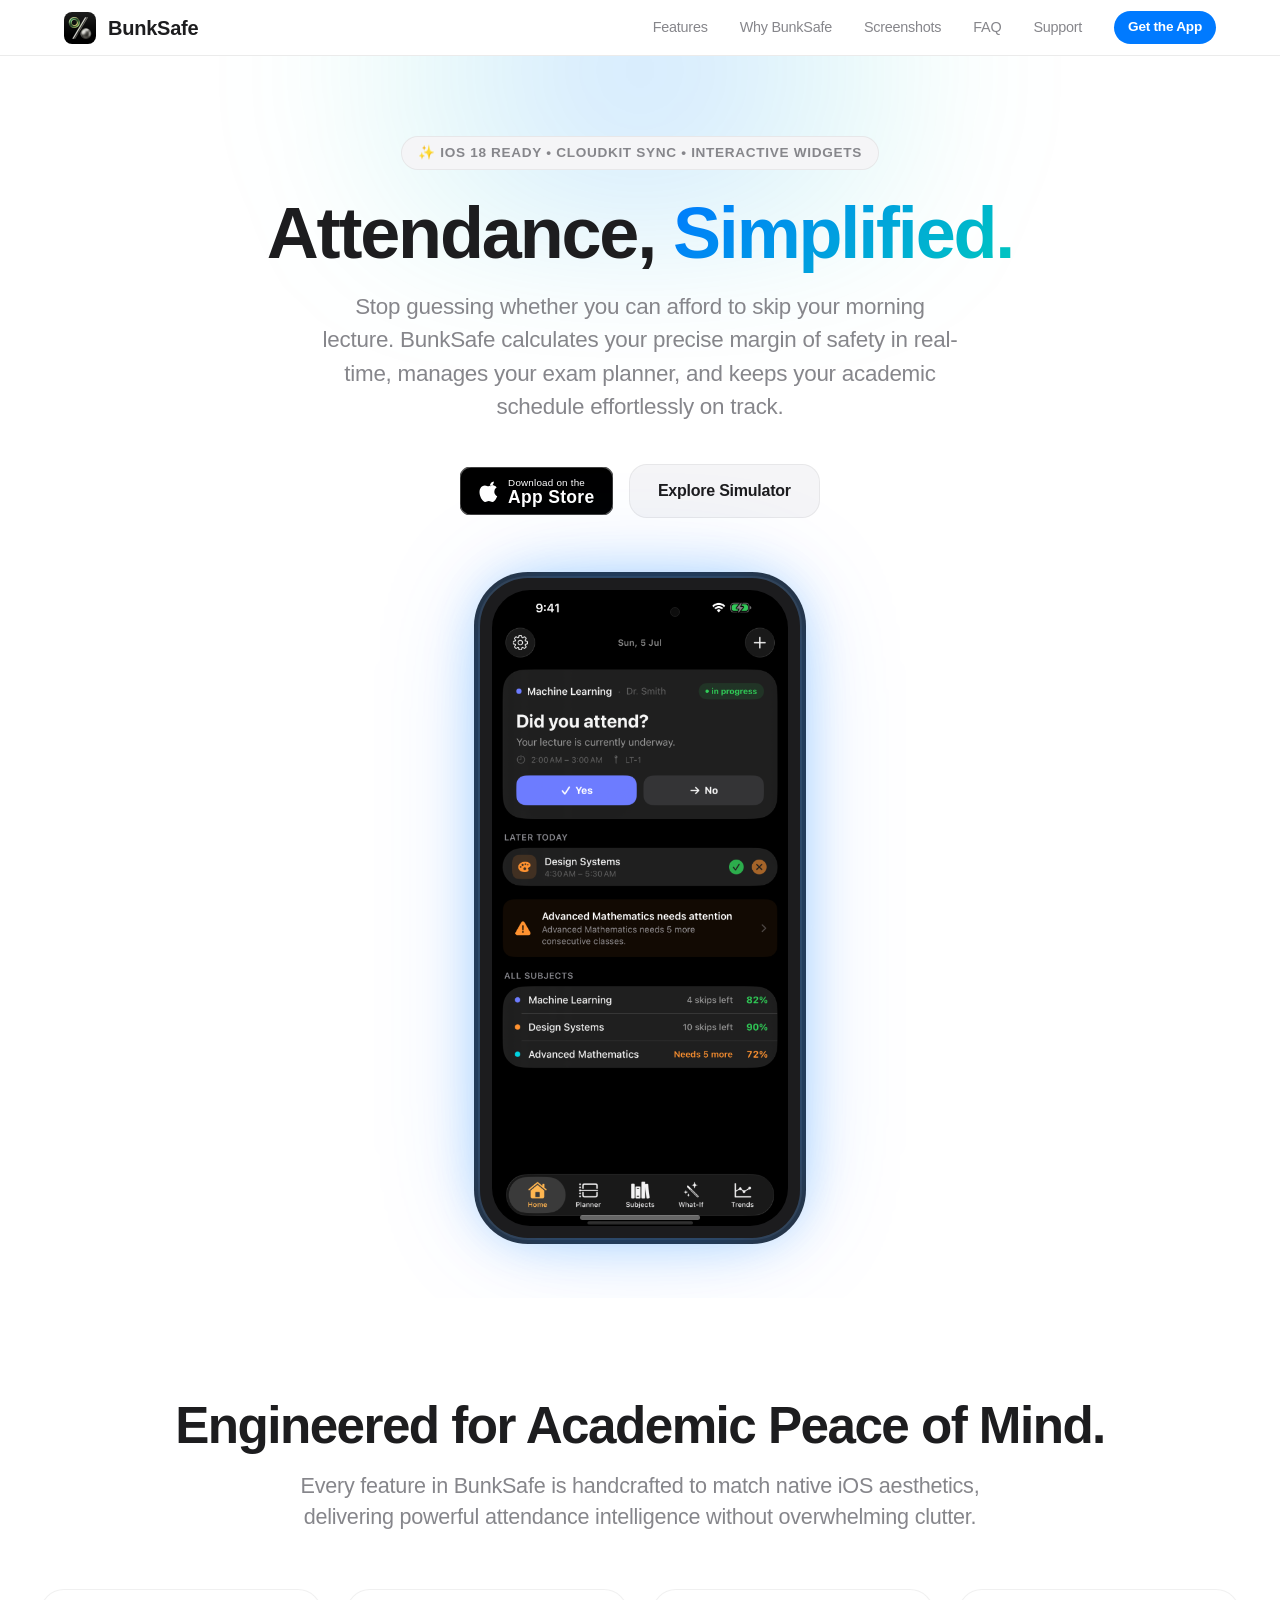
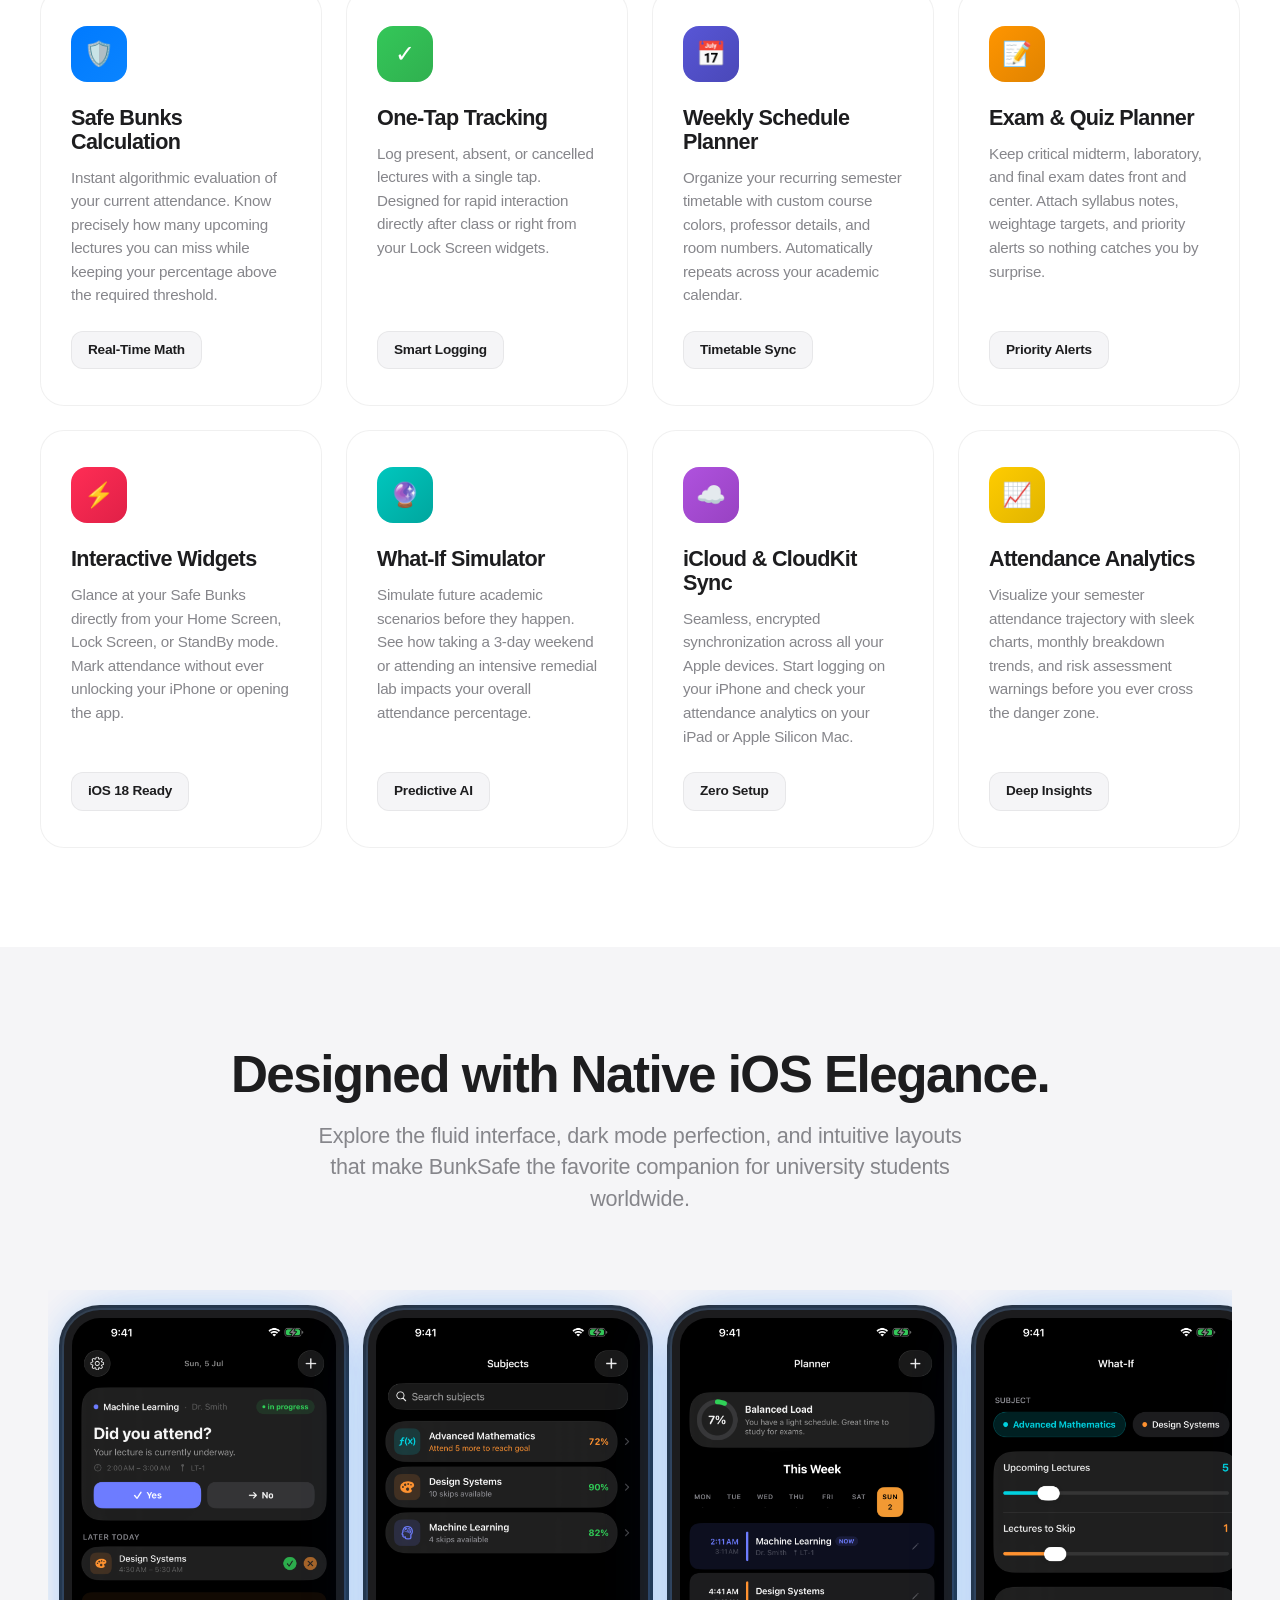
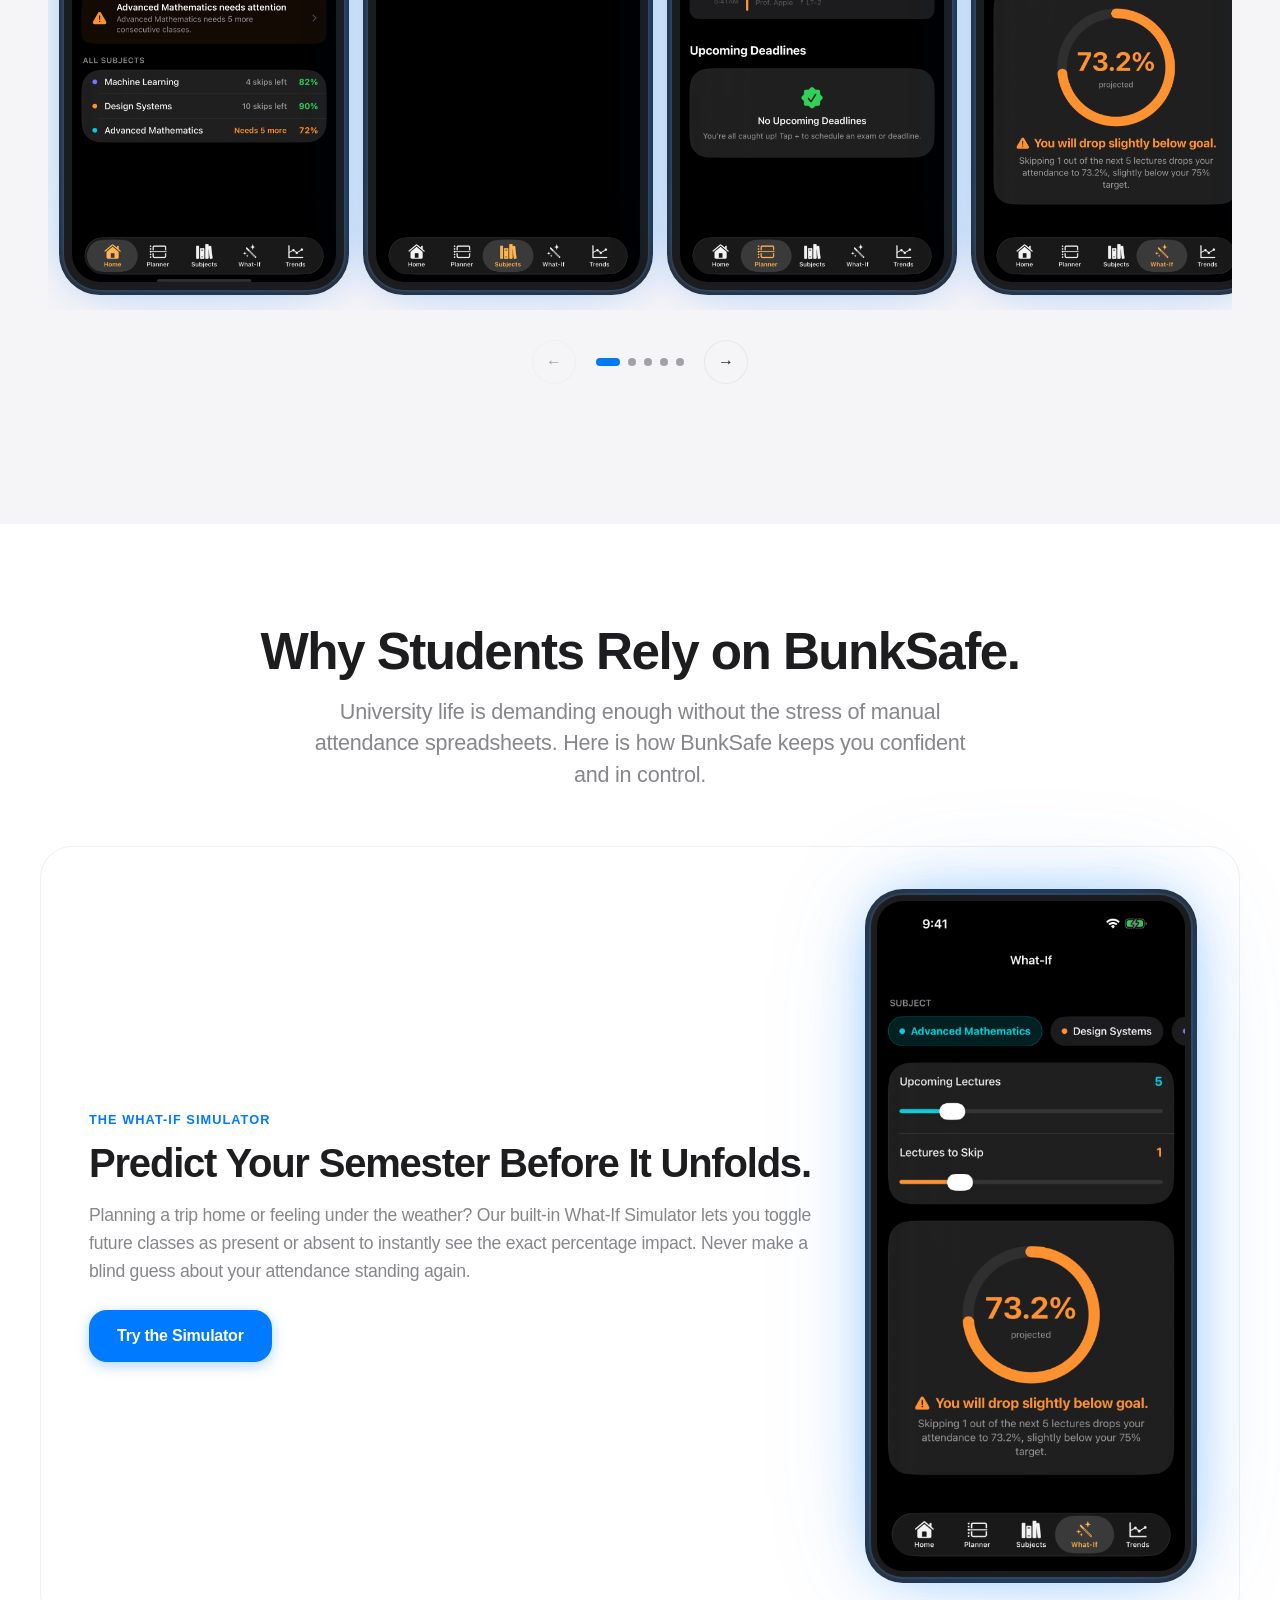
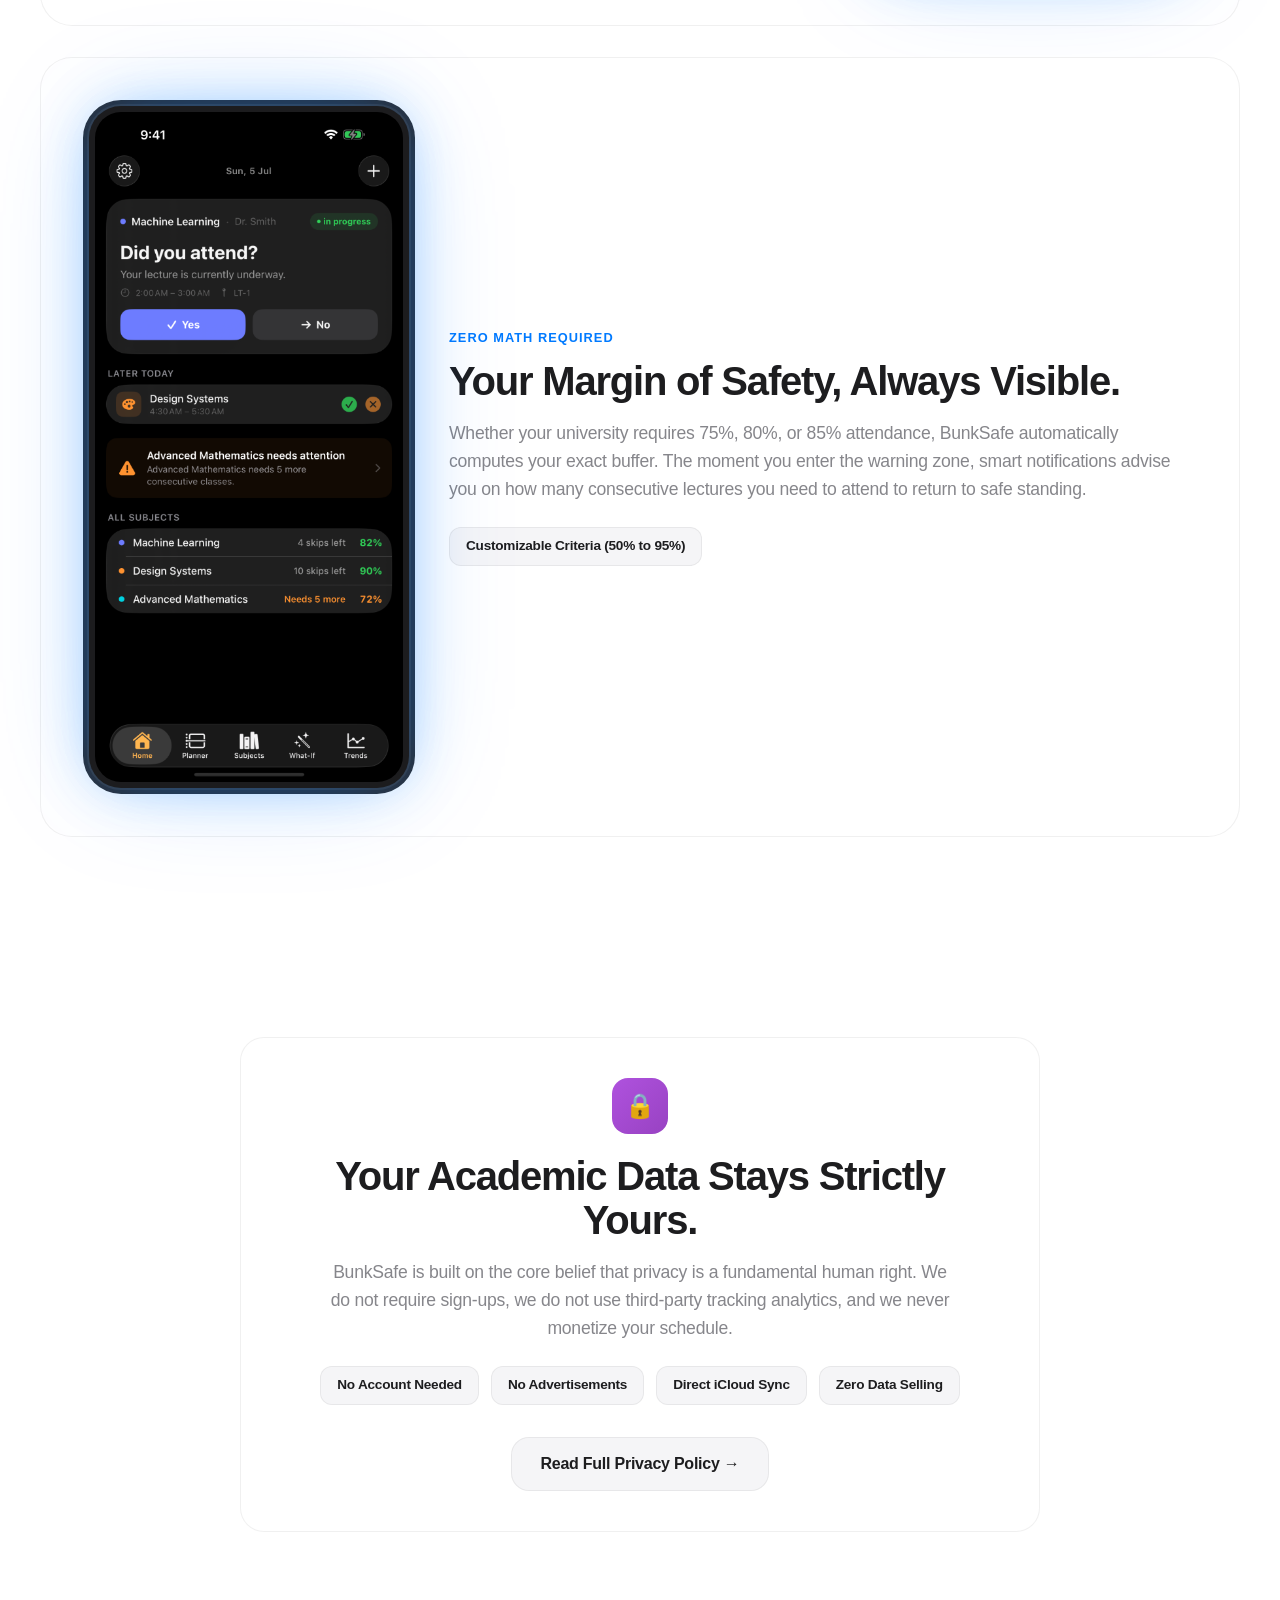
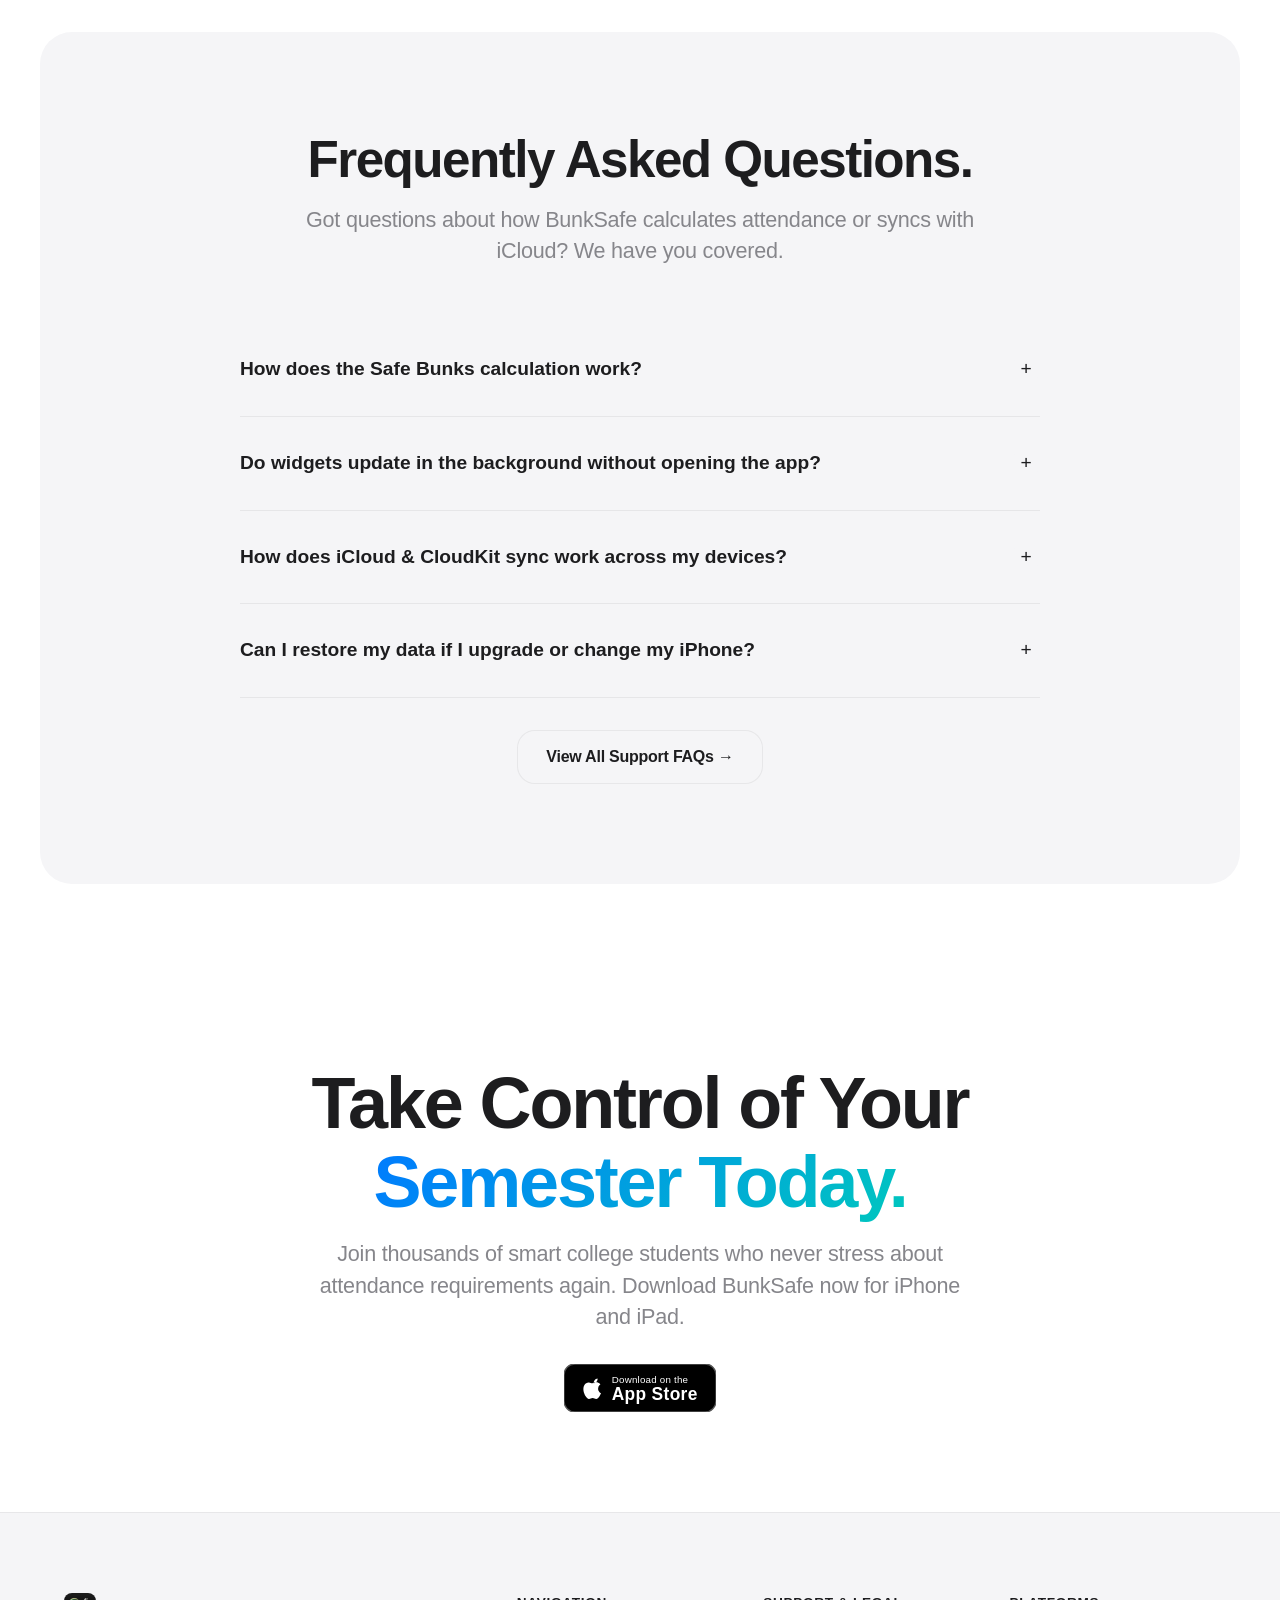
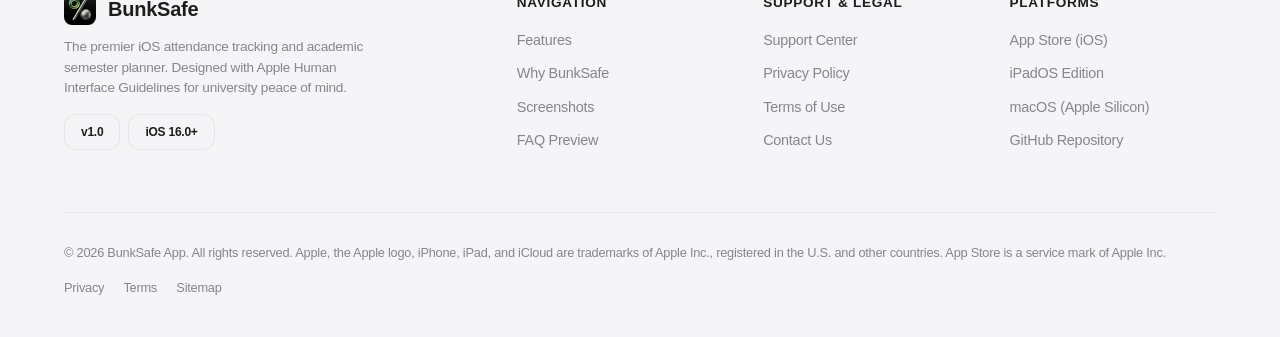
<file: index.html>
<!DOCTYPE html>
<html lang="en">
<head>
  <meta charset="UTF-8">
  <meta http-equiv="refresh" content="0; url=./Website/index.html">
  <link rel="canonical" href="https://mehraabsingh.github.io/BunkSafeWebsite/Website/index.html">
  <title>BunkSafe — Official iOS Marketing Website</title>
  <style>
    body {
      background-color: #000000;
      color: #F5F5F7;
      font-family: -apple-system, BlinkMacSystemFont, "SF Pro Display", "Helvetica Neue", sans-serif;
      display: flex;
      flex-direction: column;
      align-items: center;
      justify-content: center;
      height: 100vh;
      margin: 0;
      text-align: center;
    }
    .spinner {
      width: 40px;
      height: 40px;
      border: 3px solid rgba(255,255,255,0.1);
      border-top-color: #007AFF;
      border-radius: 50%;
      animation: spin 1s linear infinite;
      margin-bottom: 20px;
    }
    @keyframes spin { to { transform: rotate(360deg); } }
    a { color: #007AFF; text-decoration: none; font-weight: 600; }
    a:hover { text-decoration: underline; }
  </style>
  <script>
    // Immediate JavaScript redirect
    window.location.replace("./Website/index.html");
  </script>
</head>
<body>
  <div class="spinner"></div>
  <p>Loading BunkSafe Experience...</p>
  <p style="font-size: 0.85rem; color: #86868B; margin-top: 12px;">If you are not redirected automatically, <a href="./Website/index.html">click here to enter</a>.</p>
</body>
</html>
</file>
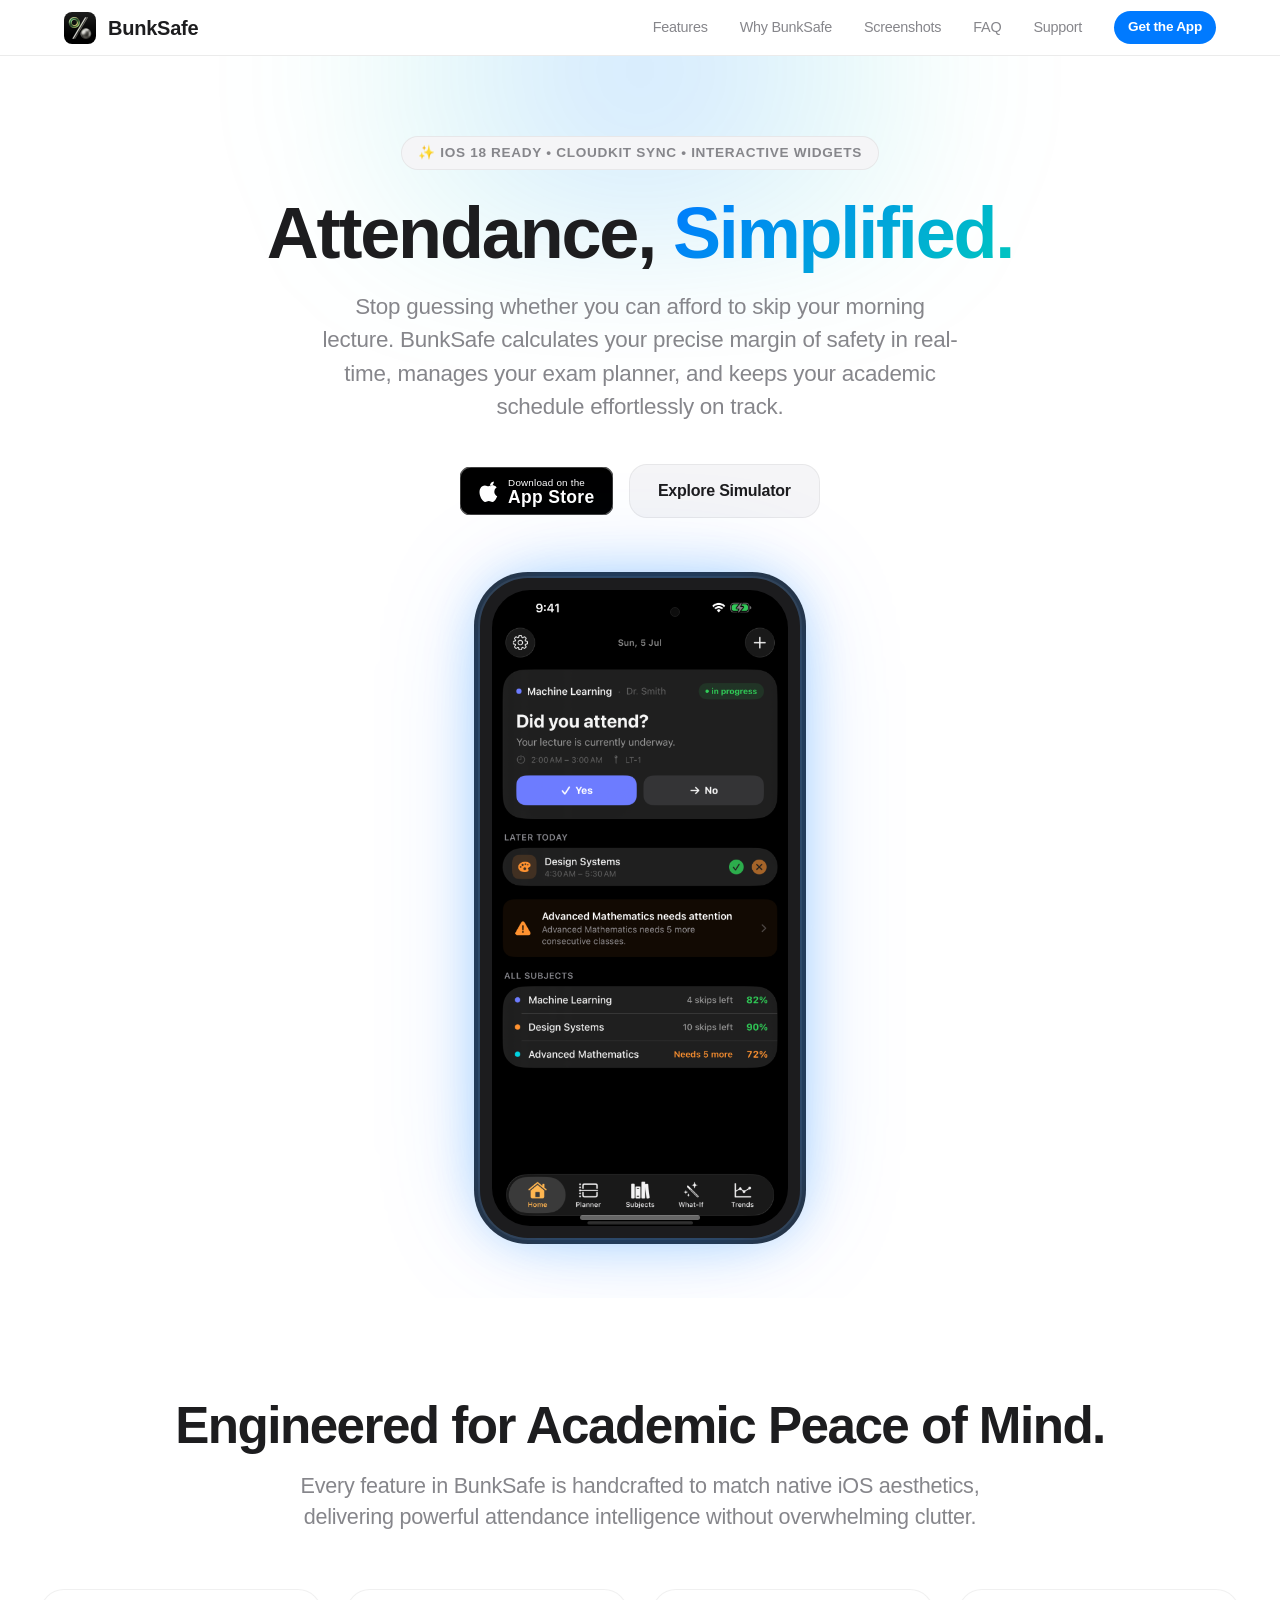
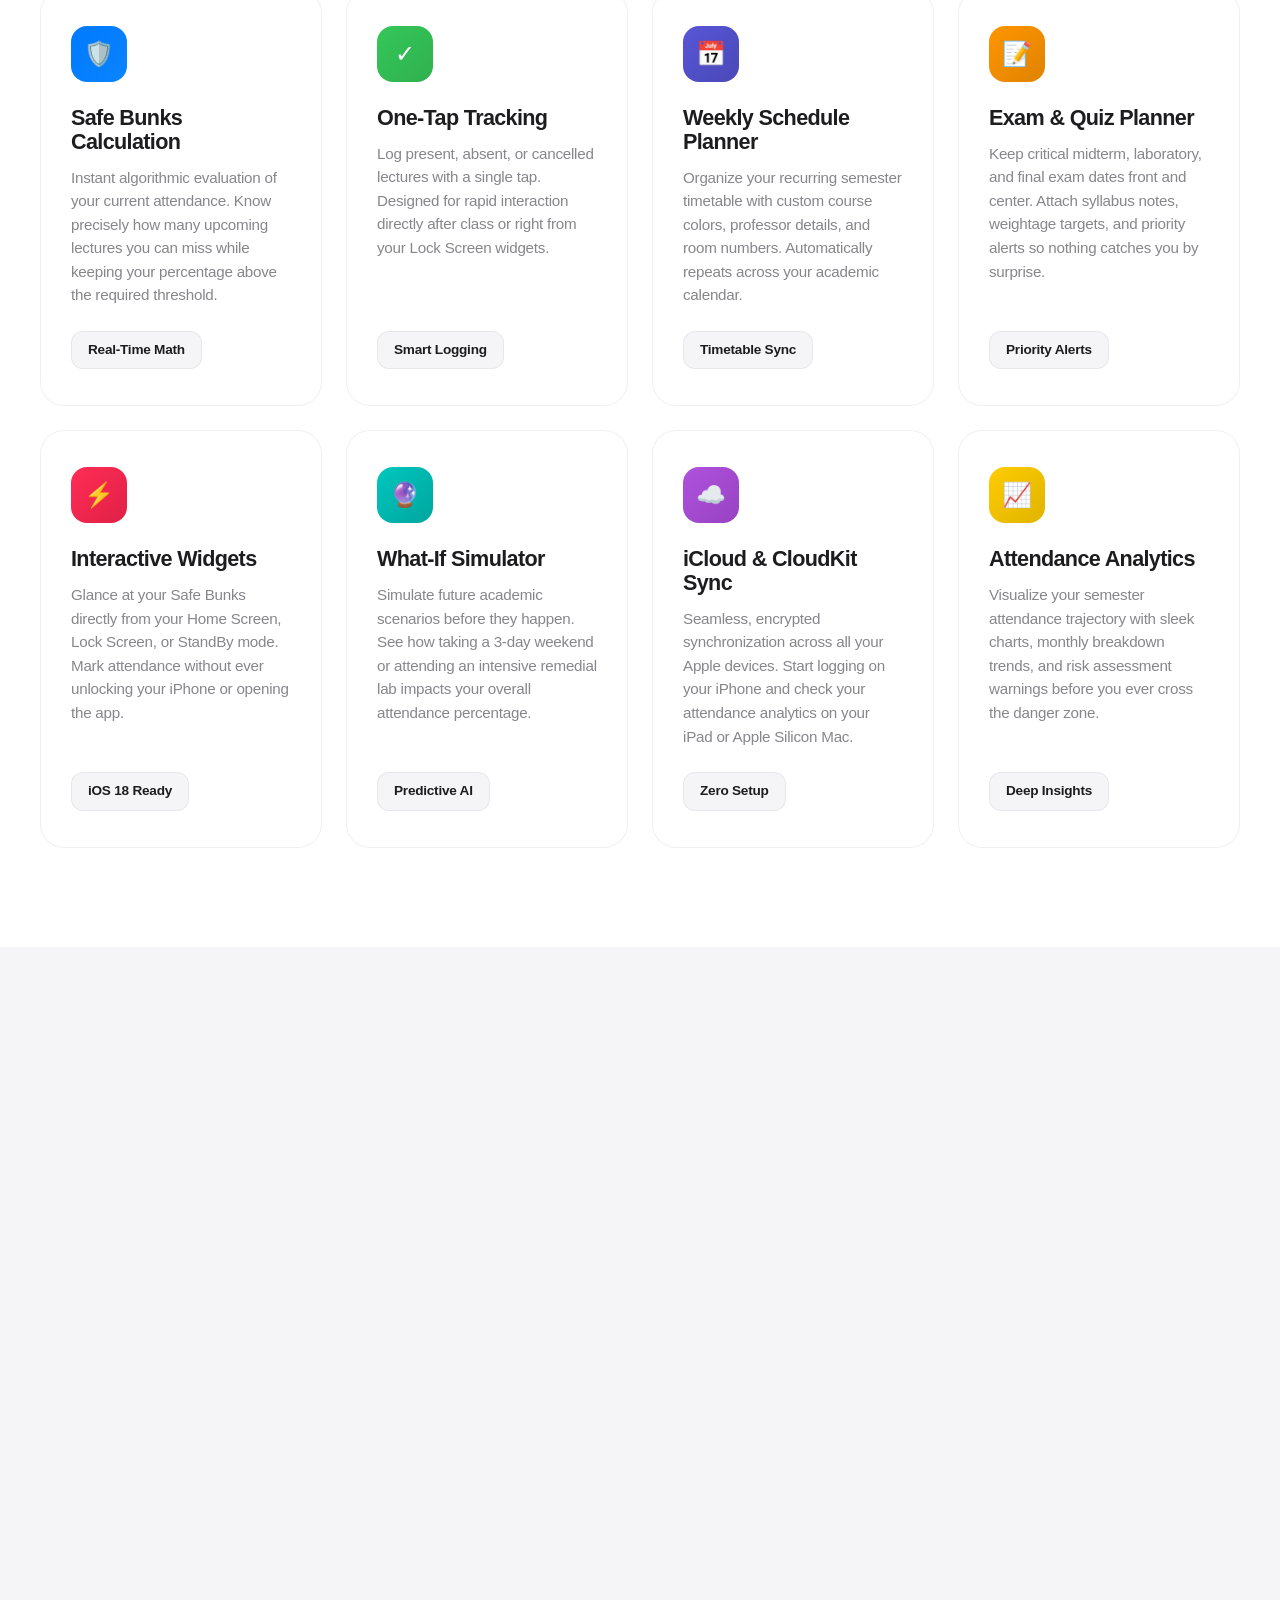
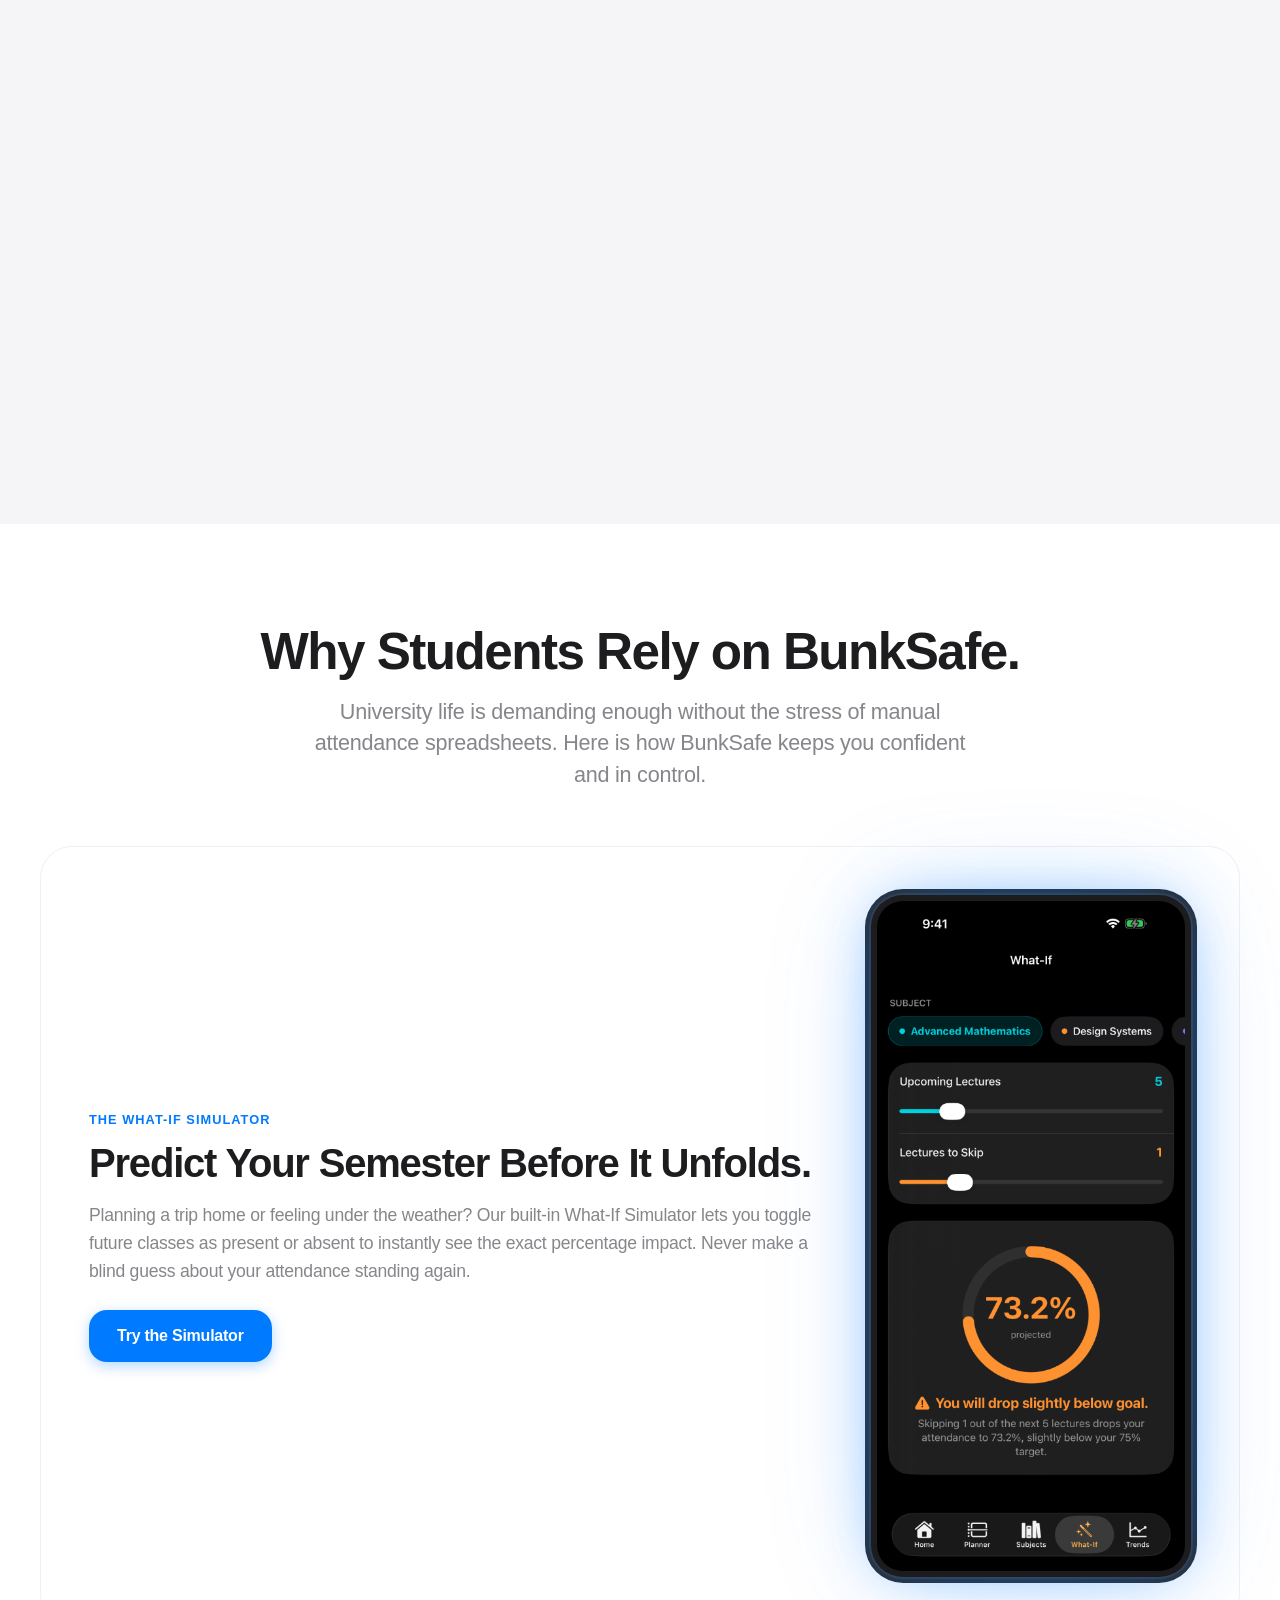
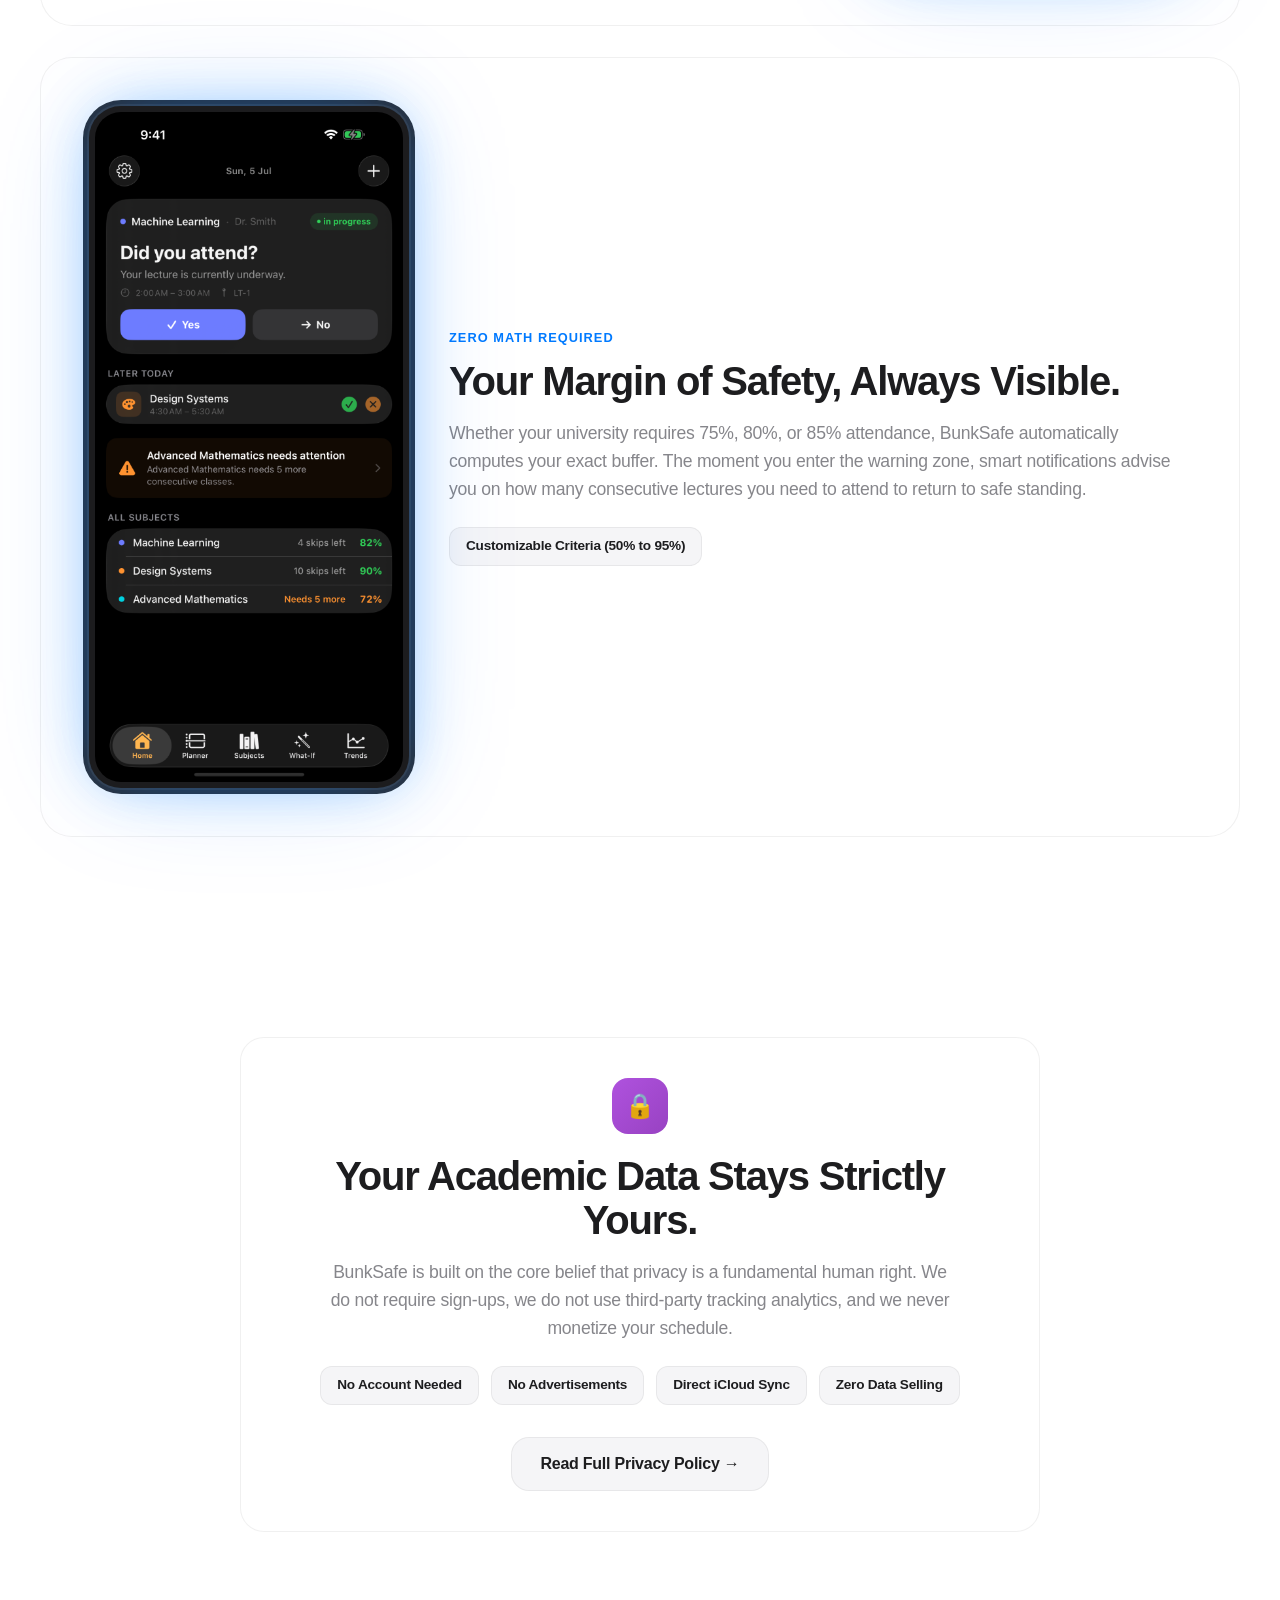
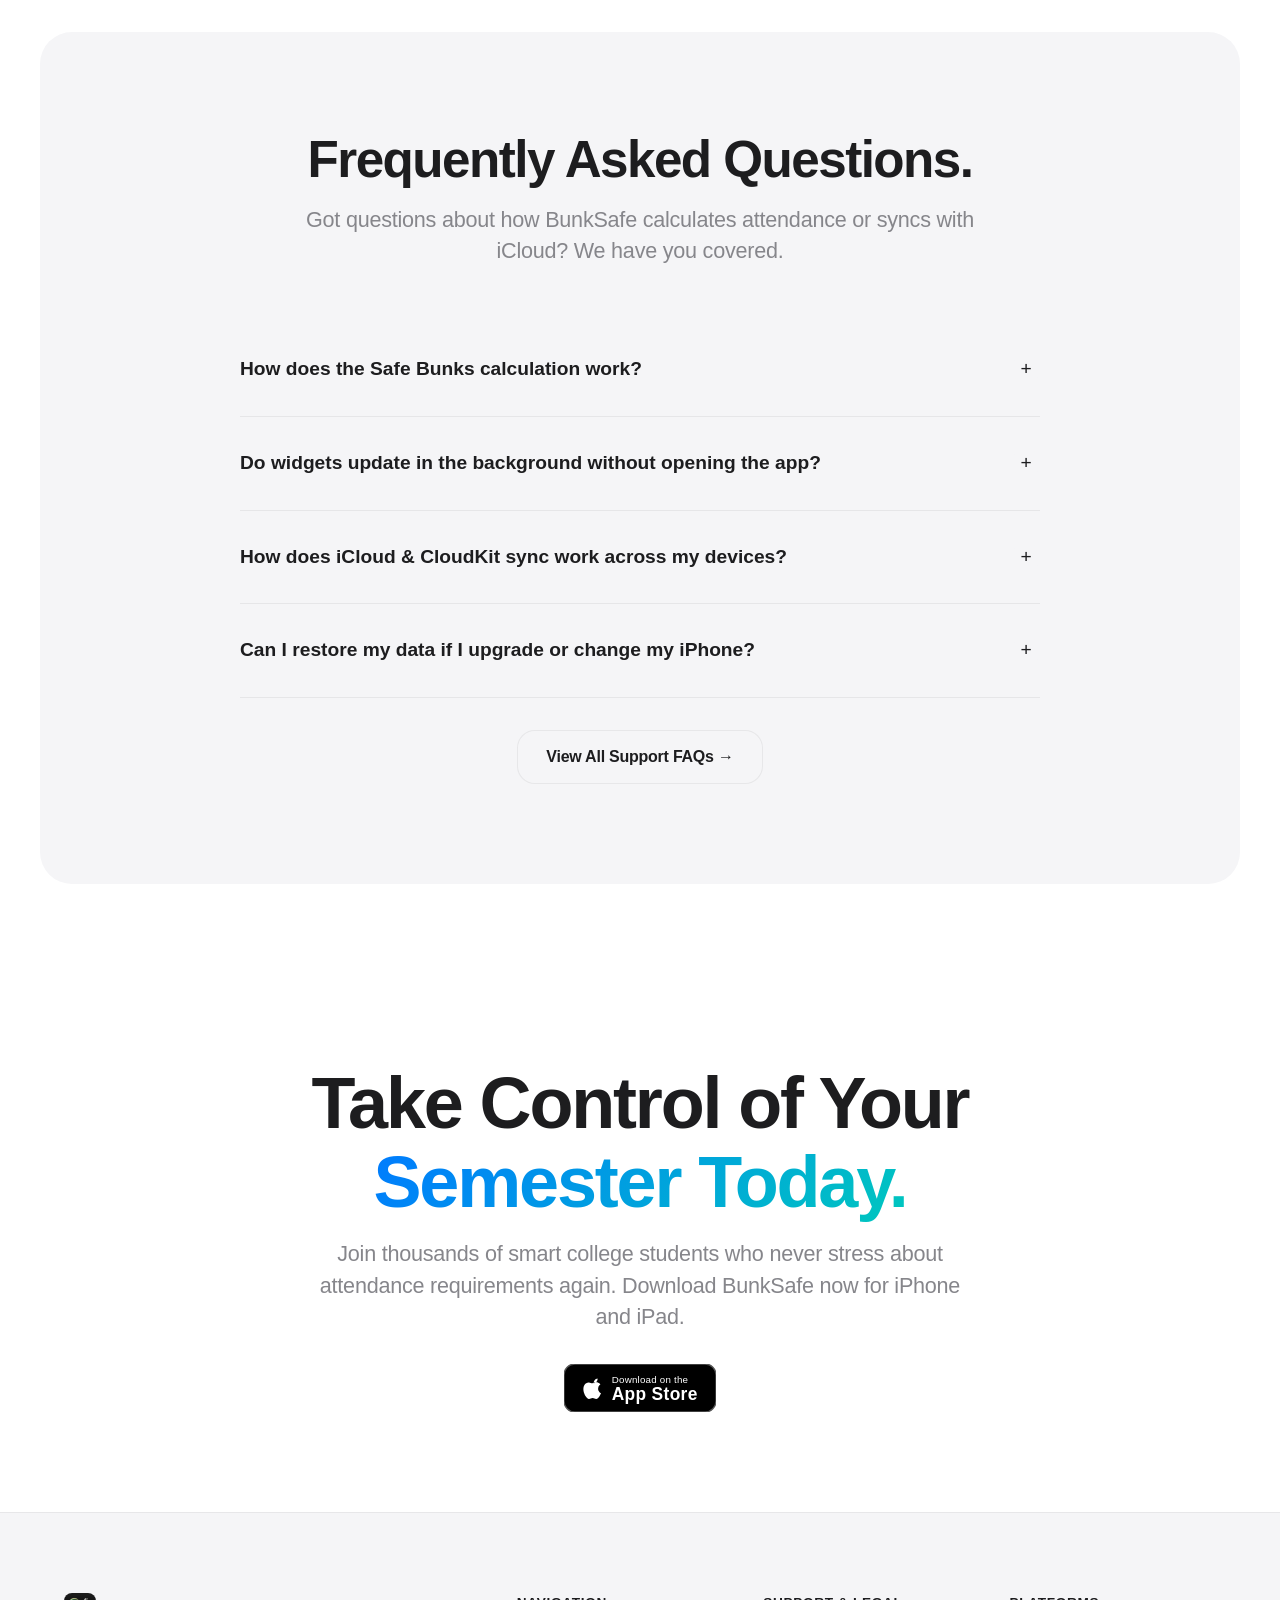
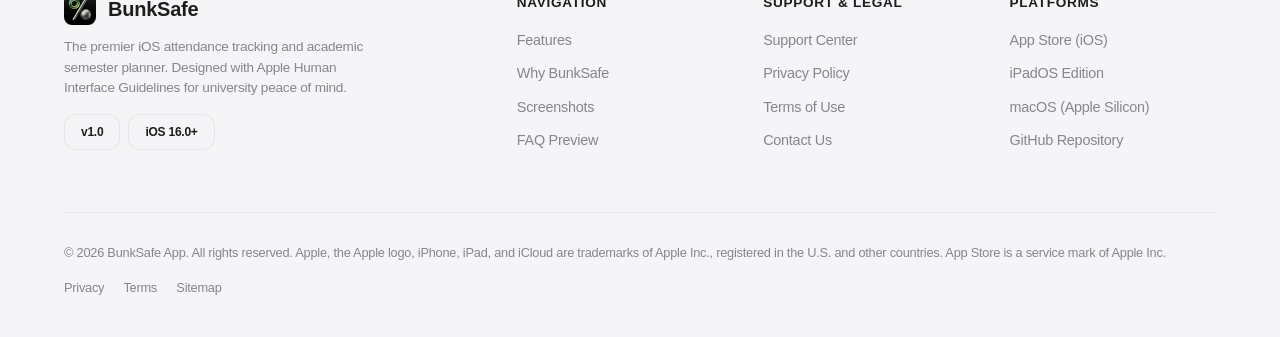
<file: Website/index.html>
<!DOCTYPE html>
<html lang="en">
<head>
  <meta charset="UTF-8">
  <meta name="viewport" content="width=device-width, initial-scale=1.0">
  <title>BunkSafe — Attendance, Simplified. Official iOS App</title>
  <meta name="description" content="BunkSafe is the premier iOS attendance tracker and exam planner for university and college students. Know exactly how many classes you can safely bunk without risking your attendance requirements.">
  
  <!-- Canonical & Favicons -->
  <link rel="canonical" href="https://yourdomain.com/index.html">
  <link rel="icon" type="image/png" href="assets/icons/favicon.png?v=2026">
  <link rel="icon" type="image/x-icon" href="assets/icons/favicon.ico?v=2026">
  <link rel="manifest" href="manifest.webmanifest">
  
  <!-- OpenGraph & Social Cards -->
  <meta property="og:title" content="BunkSafe — Attendance, Simplified.">
  <meta property="og:description" content="Never stress about attendance again. Smart bunk calculations, exam schedules, iOS home screen widgets, and seamless iCloud sync. Download on the App Store.">
  <meta property="og:image" content="assets/images/og-image.png">
  <meta property="og:url" content="https://yourdomain.com/">
  <meta property="og:type" content="website">
  <meta name="twitter:card" content="summary_large_image">
  <meta name="twitter:title" content="BunkSafe — Attendance, Simplified.">
  <meta name="twitter:description" content="Smart attendance tracker designed with Apple HIG. Keep your attendance safe with real-time analytics and what-if simulation.">
  <meta name="twitter:image" content="assets/images/og-image.png">

  <!-- Stylesheets -->
  <link rel="stylesheet" href="assets/css/style.min.css?v=silver">
  <link rel="preload" href="assets/icons/app-icon.png?v=2026" as="image">
  <link rel="preload" href="assets/images/app-store-badge.svg?v=centered2026" as="image">

  <!-- Structured Data Schema (JSON-LD) -->
  <script type="application/ld+json">
  {
    "@context": "https://schema.org",
    "@type": "SoftwareApplication",
    "name": "BunkSafe",
    "operatingSystem": "iOS, iPadOS, macOS",
    "applicationCategory": "ProductivityApplication",
    "description": "Smart attendance tracking and academic exam planning app for college students with real-time Safe Bunks calculation and iCloud sync.",
    "offers": {
      "@type": "Offer",
      "price": "0.00",
      "priceCurrency": "USD"
    },
    "aggregateRating": {
      "@type": "AggregateRating",
      "ratingValue": "4.9",
      "ratingCount": "1420"
    }
  }
  </script>
</head>
<body>

  <!-- ======================================================================
       Sticky Glassmorphism Navigation Bar
       ====================================================================== -->
  <header class="navbar" role="banner">
    <nav class="container nav-container" role="navigation" aria-label="Main Navigation">
      <a href="index.html" class="nav-brand" aria-label="BunkSafe Home">
        <img src="assets/icons/app-icon.png?v=2026" alt="BunkSafe App Icon" width="32" height="32">
        <span>BunkSafe</span>
      </a>
      
      <div class="nav-links">
        <a href="#features" class="nav-link">Features</a>
        <a href="#why-bunksafe" class="nav-link">Why BunkSafe</a>
        <a href="#screenshots" class="nav-link">Screenshots</a>
        <a href="#faq" class="nav-link">FAQ</a>
        <a href="support.html" class="nav-link">Support</a>
        <a href="https://apps.apple.com/us/app/bunksafe/id6787505960" class="nav-cta" target="_blank" rel="noopener noreferrer">Get the App</a>
      </div>

      <button class="hamburger" aria-label="Toggle navigation menu" aria-expanded="false" aria-controls="nav-menu">
        <span></span>
        <span></span>
        <span></span>
      </button>
    </nav>
  </header>

  <main role="main">
    <!-- ======================================================================
         Hero Section
         ====================================================================== -->
    <section class="hero-section container" aria-labelledby="hero-heading">
      <div class="hero-bg-glow" aria-hidden="true"></div>
      
      <div class="tagline-badge">
        <span>✨ iOS 18 Ready &bull; CloudKit Sync &bull; Interactive Widgets</span>
      </div>
      
      <h1 id="hero-heading" class="hero-title">
        Attendance, <span class="text-gradient">Simplified.</span>
      </h1>
      
      <p class="hero-description">
        Stop guessing whether you can afford to skip your morning lecture. BunkSafe calculates your precise margin of safety in real-time, manages your exam planner, and keeps your academic schedule effortlessly on track.
      </p>
      
      <div class="hero-actions">
        <a href="https://apps.apple.com/us/app/bunksafe/id6787505960" class="app-store-btn" target="_blank" rel="noopener noreferrer" aria-label="Download BunkSafe on the App Store">
          <img src="assets/images/app-store-badge.svg?v=centered2026" alt="Download on the App Store" width="140" height="44">
        </a>
        <a href="#why-bunksafe" class="btn btn-secondary">
          Explore Simulator
        </a>
      </div>

      <!-- Hero iPhone 15 Pro Mockup Frame -->
      <div class="mockup-wrapper mt-4 fade-in-section">
        <div class="iphone-frame">
          <div class="dynamic-island">
            <div class="camera-lens"></div>
          </div>
          <div class="iphone-screen">
            <img src="assets/screenshots/1.png?v=darkmode2026" alt="BunkSafe Main Dashboard showing Safe Bunks calculation" width="400" height="866" loading="eager">
          </div>
          <div class="home-indicator"></div>
        </div>
      </div>
    </section>

    <!-- ======================================================================
         8 Feature Pillars Section
         ====================================================================== -->
    <section id="features" class="section-padding container" aria-labelledby="features-heading">
      <h2 id="features-heading" class="section-title fade-in-section">Engineered for Academic Peace of Mind.</h2>
      <p class="section-subtitle fade-in-section">
        Every feature in BunkSafe is handcrafted to match native iOS aesthetics, delivering powerful attendance intelligence without overwhelming clutter.
      </p>

      <div class="grid-4 fade-in-section">
        <!-- Pillar 1: Safe Bunks -->
        <article class="feature-card">
          <div>
            <div class="feature-icon-wrapper" aria-hidden="true">🛡️</div>
            <h3 class="feature-title">Safe Bunks Calculation</h3>
            <p class="feature-desc">
              Instant algorithmic evaluation of your current attendance. Know precisely how many upcoming lectures you can miss while keeping your percentage above the required threshold.
            </p>
          </div>
          <div class="mt-3">
            <span class="app-meta-badge">Real-Time Math</span>
          </div>
        </article>

        <!-- Pillar 2: Attendance Tracking -->
        <article class="feature-card">
          <div>
            <div class="feature-icon-wrapper green" aria-hidden="true">✓</div>
            <h3 class="feature-title">One-Tap Tracking</h3>
            <p class="feature-desc">
              Log present, absent, or cancelled lectures with a single tap. Designed for rapid interaction directly after class or right from your Lock Screen widgets.
            </p>
          </div>
          <div class="mt-3">
            <span class="app-meta-badge">Smart Logging</span>
          </div>
        </article>

        <!-- Pillar 3: Planner -->
        <article class="feature-card">
          <div>
            <div class="feature-icon-wrapper purple" aria-hidden="true">📅</div>
            <h3 class="feature-title">Weekly Schedule Planner</h3>
            <p class="feature-desc">
              Organize your recurring semester timetable with custom course colors, professor details, and room numbers. Automatically repeats across your academic calendar.
            </p>
          </div>
          <div class="mt-3">
            <span class="app-meta-badge">Timetable Sync</span>
          </div>
        </article>

        <!-- Pillar 4: Exam Tracking -->
        <article class="feature-card">
          <div>
            <div class="feature-icon-wrapper orange" aria-hidden="true">📝</div>
            <h3 class="feature-title">Exam & Quiz Planner</h3>
            <p class="feature-desc">
              Keep critical midterm, laboratory, and final exam dates front and center. Attach syllabus notes, weightage targets, and priority alerts so nothing catches you by surprise.
            </p>
          </div>
          <div class="mt-3">
            <span class="app-meta-badge">Priority Alerts</span>
          </div>
        </article>

        <!-- Pillar 5: Widgets -->
        <article class="feature-card">
          <div>
            <div class="feature-icon-wrapper red" aria-hidden="true">⚡</div>
            <h3 class="feature-title">Interactive Widgets</h3>
            <p class="feature-desc">
              Glance at your Safe Bunks directly from your Home Screen, Lock Screen, or StandBy mode. Mark attendance without ever unlocking your iPhone or opening the app.
            </p>
          </div>
          <div class="mt-3">
            <span class="app-meta-badge">iOS 18 Ready</span>
          </div>
        </article>

        <!-- Pillar 6: What-If Simulator -->
        <article class="feature-card">
          <div>
            <div class="feature-icon-wrapper teal" aria-hidden="true">🔮</div>
            <h3 class="feature-title">What-If Simulator</h3>
            <p class="feature-desc">
              Simulate future academic scenarios before they happen. See how taking a 3-day weekend or attending an intensive remedial lab impacts your overall attendance percentage.
            </p>
          </div>
          <div class="mt-3">
            <span class="app-meta-badge">Predictive AI</span>
          </div>
        </article>

        <!-- Pillar 7: Cloud Sync -->
        <article class="feature-card">
          <div>
            <div class="feature-icon-wrapper indigo" aria-hidden="true">☁️</div>
            <h3 class="feature-title">iCloud & CloudKit Sync</h3>
            <p class="feature-desc">
              Seamless, encrypted synchronization across all your Apple devices. Start logging on your iPhone and check your attendance analytics on your iPad or Apple Silicon Mac.
            </p>
          </div>
          <div class="mt-3">
            <span class="app-meta-badge">Zero Setup</span>
          </div>
        </article>

        <!-- Pillar 8: Analytics -->
        <article class="feature-card">
          <div>
            <div class="feature-icon-wrapper yellow" aria-hidden="true">📈</div>
            <h3 class="feature-title">Attendance Analytics</h3>
            <p class="feature-desc">
              Visualize your semester attendance trajectory with sleek charts, monthly breakdown trends, and risk assessment warnings before you ever cross the danger zone.
            </p>
          </div>
          <div class="mt-3">
            <span class="app-meta-badge">Deep Insights</span>
          </div>
        </article>
      </div>
    </section>

    <!-- ======================================================================
         Screenshots Carousel Section
         ====================================================================== -->
    <section id="screenshots" class="carousel-section section-padding bg-secondary" aria-labelledby="screenshots-heading">
      <div class="container">
        <h2 id="screenshots-heading" class="section-title fade-in-section">Designed with Native iOS Elegance.</h2>
        <p class="section-subtitle fade-in-section">
          Explore the fluid interface, dark mode perfection, and intuitive layouts that make BunkSafe the favorite companion for university students worldwide.
        </p>

        <div class="carousel-container fade-in-section" role="region" aria-label="App Store Screenshots Carousel">
          <div class="carousel-track-wrapper">
            <div class="carousel-track">
              <!-- Slide 1: Main Dashboard -->
              <div class="carousel-slide" role="group" aria-label="Screenshot 1 of 5: Main Dashboard">
                <div class="carousel-slide-inner">
                  <img src="assets/screenshots/1.png?v=darkmode2026" alt="BunkSafe Main Dashboard showing Safe Bunks calculation and live status" width="400" height="866" loading="lazy">
                </div>
              </div>
              <!-- Slide 2: Subjects & Attendance -->
              <div class="carousel-slide" role="group" aria-label="Screenshot 2 of 5: Subjects and Attendance Tracking">
                <div class="carousel-slide-inner">
                  <img src="assets/screenshots/2.png?v=darkmode2026" alt="BunkSafe subject list with course percentages and skips remaining" width="400" height="866" loading="lazy">
                </div>
              </div>
              <!-- Slide 3: Weekly Timetable Planner -->
              <div class="carousel-slide" role="group" aria-label="Screenshot 3 of 5: Weekly Schedule Planner">
                <div class="carousel-slide-inner">
                  <img src="assets/screenshots/3.png?v=darkmode2026" alt="BunkSafe weekly class timetable planner and balanced load score" width="400" height="866" loading="lazy">
                </div>
              </div>
              <!-- Slide 4: What-If AI Simulator -->
              <div class="carousel-slide" role="group" aria-label="Screenshot 4 of 5: What-If AI Simulator">
                <div class="carousel-slide-inner">
                  <img src="assets/screenshots/6.png?v=darkmode2026" alt="BunkSafe What-If attendance prediction simulator sliders" width="400" height="866" loading="lazy">
                </div>
              </div>
              <!-- Slide 5: Trends & Analytics -->
              <div class="carousel-slide" role="group" aria-label="Screenshot 5 of 5: Trends and Analytics Dashboard">
                <div class="carousel-slide-inner">
                  <img src="assets/screenshots/8.png?v=darkmode2026" alt="BunkSafe academic health trends and 14-day attendance curves" width="400" height="866" loading="lazy">
                </div>
              </div>
            </div>
          </div>

          <!-- Carousel Controls -->
          <div class="carousel-controls">
            <button class="carousel-btn prev" aria-label="Previous screenshot" title="Previous">
              &#8592;
            </button>
            <div class="carousel-dots" role="tablist" aria-label="Carousel slide selectors"></div>
            <button class="carousel-btn next" aria-label="Next screenshot" title="Next">
              &#8594;
            </button>
          </div>
        </div>
      </div>
    </section>

    <!-- ======================================================================
         Why Students Love BunkSafe Section
         ====================================================================== -->
    <section id="why-bunksafe" class="section-padding container" aria-labelledby="why-heading">
      <h2 id="why-heading" class="section-title fade-in-section">Why Students Rely on BunkSafe.</h2>
      <p class="section-subtitle fade-in-section">
        University life is demanding enough without the stress of manual attendance spreadsheets. Here is how BunkSafe keeps you confident and in control.
      </p>

      <div class="why-card fade-in-section mb-4">
        <div class="why-content">
          <span class="why-badge">The What-If Simulator</span>
          <h3 class="why-title">Predict Your Semester Before It Unfolds.</h3>
          <p class="why-desc">
            Planning a trip home or feeling under the weather? Our built-in What-If Simulator lets you toggle future classes as present or absent to instantly see the exact percentage impact. Never make a blind guess about your attendance standing again.
          </p>
          <div class="mt-3">
            <a href="https://apps.apple.com/us/app/bunksafe/id6787505960" class="btn btn-primary" target="_blank" rel="noopener noreferrer">Try the Simulator</a>
          </div>
        </div>
        <div>
          <img src="assets/screenshots/6.png?v=darkmode2026" alt="What-If Simulator preview" width="260" height="563" class="iphone-frame" style="height: auto; padding: 6px; border-radius: 32px;" loading="lazy">
        </div>
      </div>

      <div class="why-card fade-in-section">
        <div>
          <img src="assets/screenshots/1.png?v=darkmode2026" alt="Safe Bunks dashboard preview" width="260" height="563" class="iphone-frame" style="height: auto; padding: 6px; border-radius: 32px;" loading="lazy">
        </div>
        <div class="why-content">
          <span class="why-badge">Zero Math Required</span>
          <h3 class="why-title">Your Margin of Safety, Always Visible.</h3>
          <p class="why-desc">
            Whether your university requires 75%, 80%, or 85% attendance, BunkSafe automatically computes your exact buffer. The moment you enter the warning zone, smart notifications advise you on how many consecutive lectures you need to attend to return to safe standing.
          </p>
          <div class="mt-3">
            <span class="app-meta-badge">Customizable Criteria (50% to 95%)</span>
          </div>
        </div>
      </div>
    </section>

    <!-- ======================================================================
         Privacy Guarantee Banner
         ====================================================================== -->
    <section class="section-padding container" aria-labelledby="privacy-heading">
      <div class="privacy-highlight-box fade-in-section">
        <div class="feature-icon-wrapper indigo" style="margin: 0 auto 20px;" aria-hidden="true">🔒</div>
        <h2 id="privacy-heading" class="why-title">Your Academic Data Stays Strictly Yours.</h2>
        <p class="why-desc" style="max-width: 620px; margin: 0 auto 24px;">
          BunkSafe is built on the core belief that privacy is a fundamental human right. We do not require sign-ups, we do not use third-party tracking analytics, and we never monetize your schedule.
        </p>
        <div style="display: flex; gap: 12px; justify-content: center; flex-wrap: wrap;">
          <span class="app-meta-badge">No Account Needed</span>
          <span class="app-meta-badge">No Advertisements</span>
          <span class="app-meta-badge">Direct iCloud Sync</span>
          <span class="app-meta-badge">Zero Data Selling</span>
        </div>
        <div class="mt-4">
          <a href="privacy.html" class="btn btn-secondary">Read Full Privacy Policy &rarr;</a>
        </div>
      </div>
    </section>

    <!-- ======================================================================
         FAQ Preview Section
         ====================================================================== -->
    <section id="faq" class="section-padding container bg-secondary" aria-labelledby="faq-heading" style="border-radius: var(--radius-xl); margin-bottom: 80px;">
      <h2 id="faq-heading" class="section-title fade-in-section">Frequently Asked Questions.</h2>
      <p class="section-subtitle fade-in-section">
        Got questions about how BunkSafe calculates attendance or syncs with iCloud? We have you covered.
      </p>

      <div class="faq-list fade-in-section" role="region" aria-label="Frequently Asked Questions">
        <div class="faq-item">
          <button class="faq-question" aria-expanded="false" aria-controls="faq-ans-1">
            <span>How does the Safe Bunks calculation work?</span>
            <span class="faq-icon" aria-hidden="true">+</span>
          </button>
          <div id="faq-ans-1" class="faq-answer" role="region">
            <div class="faq-answer-inner">
              BunkSafe uses a real-time mathematical formula comparing your total attended lectures against total conducted lectures. It determines the maximum number of future classes you can miss consecutively without causing your overall attendance percentage to fall below your specified requirement target (e.g., 75%).
            </div>
          </div>
        </div>

        <div class="faq-item">
          <button class="faq-question" aria-expanded="false" aria-controls="faq-ans-2">
            <span>Do widgets update in the background without opening the app?</span>
            <span class="faq-icon" aria-hidden="true">+</span>
          </button>
          <div id="faq-ans-2" class="faq-answer" role="region">
            <div class="faq-answer-inner">
              Yes! Leveraging Apple's latest WidgetKit framework, BunkSafe interactive widgets allow you to tap "Present" or "Absent" directly from your Home Screen or Lock Screen. The app's background engine immediately updates your attendance logs and recalculates your Safe Bunks instantly.
            </div>
          </div>
        </div>

        <div class="faq-item">
          <button class="faq-question" aria-expanded="false" aria-controls="faq-ans-3">
            <span>How does iCloud & CloudKit sync work across my devices?</span>
            <span class="faq-icon" aria-hidden="true">+</span>
          </button>
          <div id="faq-ans-3" class="faq-answer" role="region">
            <div class="faq-answer-inner">
              When you enable iCloud sync in BunkSafe settings, your attendance logs, schedule, and exam dates are stored securely inside your personal Apple iCloud container using Apple's native CloudKit technology. Your data syncs automatically across your iPhone, iPad, and Mac without requiring a third-party server account.
            </div>
          </div>
        </div>

        <div class="faq-item">
          <button class="faq-question" aria-expanded="false" aria-controls="faq-ans-4">
            <span>Can I restore my data if I upgrade or change my iPhone?</span>
            <span class="faq-icon" aria-hidden="true">+</span>
          </button>
          <div id="faq-ans-4" class="faq-answer" role="region">
            <div class="faq-answer-inner">
              Absolutely. If you have iCloud Sync turned on, simply download BunkSafe on your new Apple device and sign in with your Apple ID. All your subjects, attendance records, and exam plans will restore automatically in seconds. You can also generate local JSON backup files at any time from Settings.
            </div>
          </div>
        </div>
      </div>

      <div class="text-center mt-4">
        <a href="support.html" class="btn btn-secondary">View All Support FAQs &rarr;</a>
      </div>
    </section>

    <!-- ======================================================================
         Call to Action Banner
         ====================================================================== -->
    <section class="section-padding container text-center" aria-labelledby="cta-heading">
      <div class="fade-in-section">
        <h2 id="cta-heading" class="hero-title" style="margin-bottom: 1rem;">
          Take Control of Your <br><span class="text-gradient">Semester Today.</span>
        </h2>
        <p class="section-subtitle" style="margin-bottom: 2rem;">
          Join thousands of smart college students who never stress about attendance requirements again. Download BunkSafe now for iPhone and iPad.
        </p>
        <div style="display: flex; justify-content: center; gap: 16px; flex-wrap: wrap;">
          <a href="https://apps.apple.com/us/app/bunksafe/id6787505960" class="app-store-btn" target="_blank" rel="noopener noreferrer" aria-label="Download BunkSafe on the App Store">
            <img src="assets/images/app-store-badge.svg?v=centered2026" alt="Download on the App Store" width="140" height="44">
          </a>
        </div>
      </div>
    </section>
  </main>

  <!-- ======================================================================
       Comprehensive Footer
       ====================================================================== -->
  <footer class="footer" role="contentinfo">
    <div class="container">
      <div class="footer-grid">
        <div>
          <a href="index.html" class="nav-brand" aria-label="BunkSafe Home">
            <img src="assets/icons/app-icon.png?v=2026" alt="BunkSafe Logo" width="28" height="28">
            <span>BunkSafe</span>
          </a>
          <p class="footer-brand-desc">
            The premier iOS attendance tracking and academic semester planner. Designed with Apple Human Interface Guidelines for university peace of mind.
          </p>
          <div class="mt-2" style="display: flex; gap: 8px;">
            <span class="app-meta-badge" style="font-size: 0.75rem;">v1.0</span>
            <span class="app-meta-badge" style="font-size: 0.75rem;">iOS 16.0+</span>
          </div>
        </div>

        <div>
          <p class="footer-col-title">Navigation</p>
          <div class="footer-links">
            <a href="#features" class="footer-link">Features</a>
            <a href="#why-bunksafe" class="footer-link">Why BunkSafe</a>
            <a href="#screenshots" class="footer-link">Screenshots</a>
            <a href="#faq" class="footer-link">FAQ Preview</a>
          </div>
        </div>

        <div>
          <p class="footer-col-title">Support & Legal</p>
          <div class="footer-links">
            <a href="support.html" class="footer-link">Support Center</a>
            <a href="privacy.html" class="footer-link">Privacy Policy</a>
            <a href="terms.html" class="footer-link">Terms of Use</a>
            <a href="support.html#contact" class="footer-link">Contact Us</a>
          </div>
        </div>

        <div>
          <p class="footer-col-title">Platforms</p>
          <div class="footer-links">
            <a href="https://apps.apple.com/us/app/bunksafe/id6787505960" class="footer-link" target="_blank" rel="noopener noreferrer">App Store (iOS)</a>
            <a href="https://apps.apple.com/us/app/bunksafe/id6787505960" class="footer-link" target="_blank" rel="noopener noreferrer">iPadOS Edition</a>
            <a href="https://apps.apple.com/us/app/bunksafe/id6787505960" class="footer-link" target="_blank" rel="noopener noreferrer">macOS (Apple Silicon)</a>
            <a href="https://github.com/YOUR_GITHUB/BunkSafeWebsite" class="footer-link" target="_blank" rel="noopener noreferrer">GitHub Repository</a>
          </div>
        </div>
      </div>

      <div class="footer-bottom">
        <div>
          &copy; <span id="current-year">2026</span> BunkSafe App. All rights reserved. Apple, the Apple logo, iPhone, iPad, and iCloud are trademarks of Apple Inc., registered in the U.S. and other countries. App Store is a service mark of Apple Inc.
        </div>
        <div>
          <a href="privacy.html" class="footer-link" style="margin-right: 16px;">Privacy</a>
          <a href="terms.html" class="footer-link" style="margin-right: 16px;">Terms</a>
          <a href="sitemap.xml" class="footer-link">Sitemap</a>
        </div>
      </div>
    </div>
  </footer>

  <!-- Scripts -->
  <script src="assets/js/main.min.js"></script>
  <script>
    document.getElementById('current-year').textContent = new Date().getFullYear();
  </script>
</body>
</html>
</file>
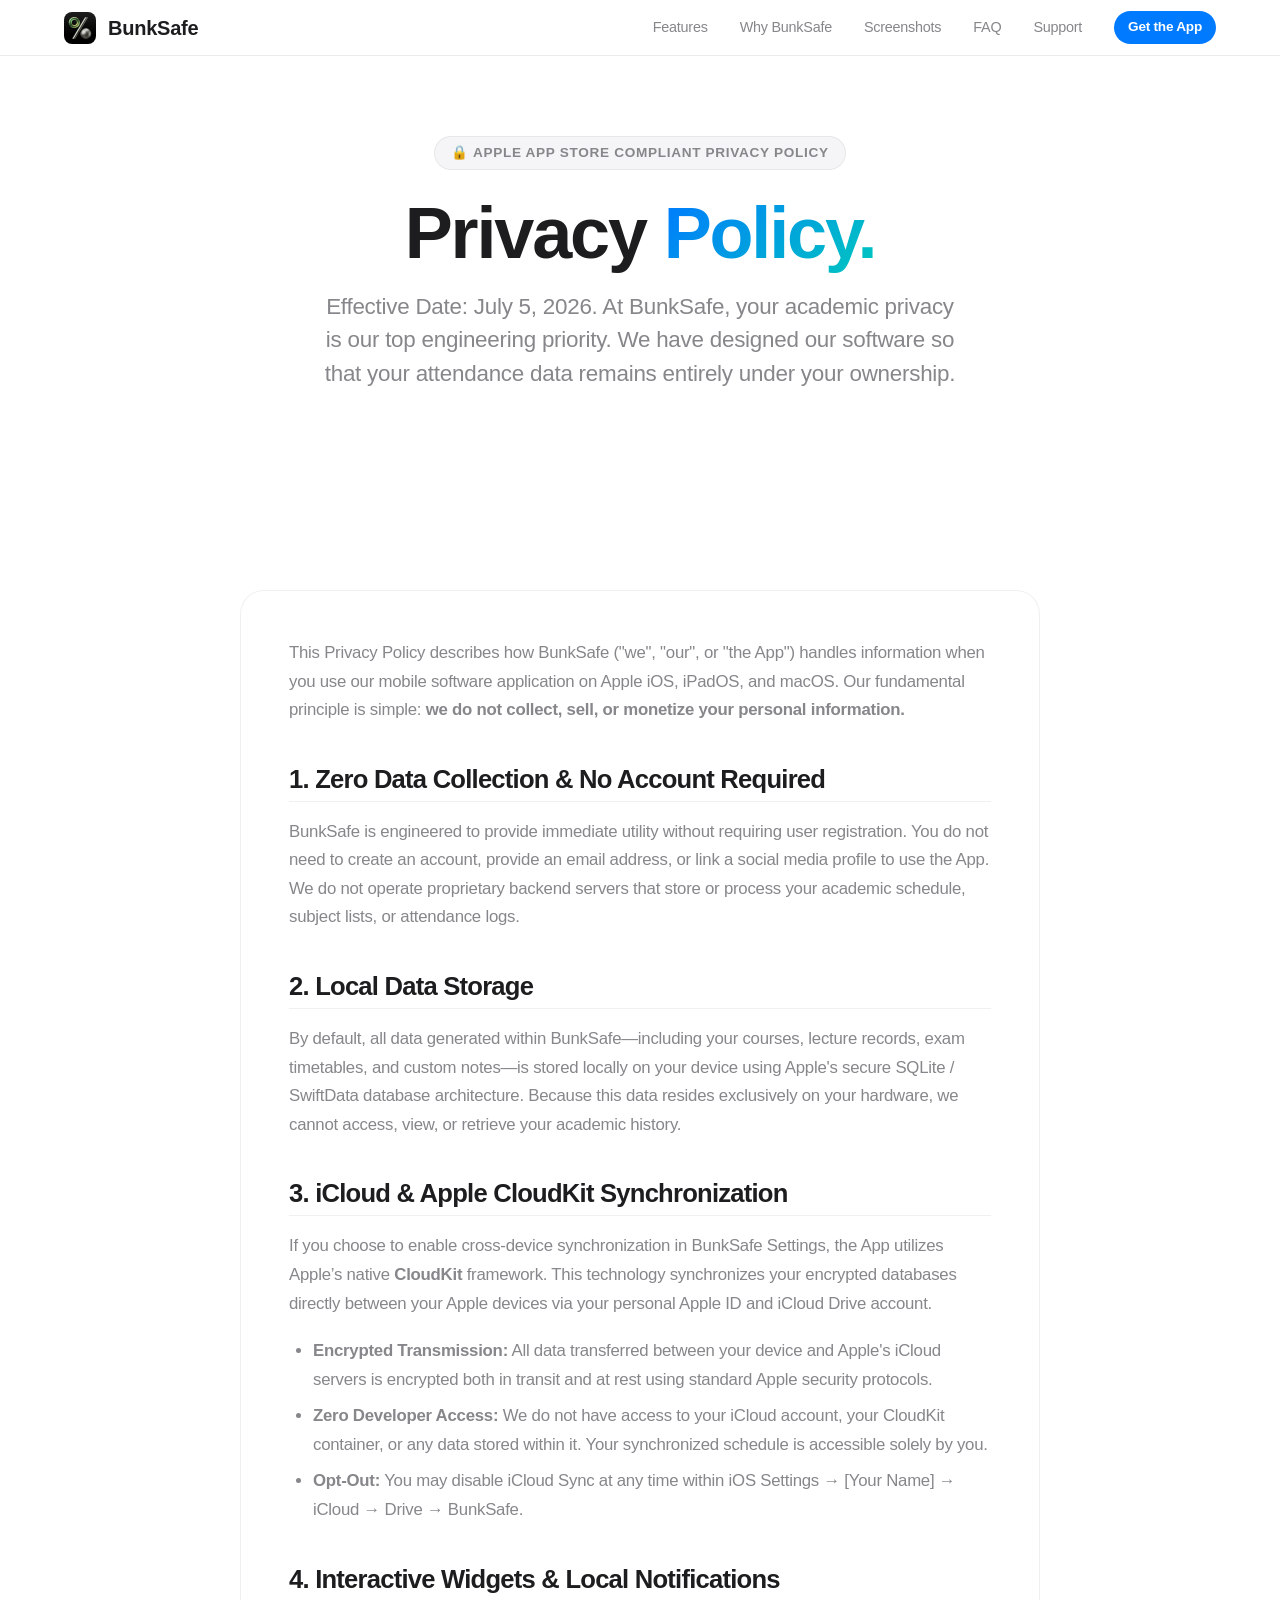
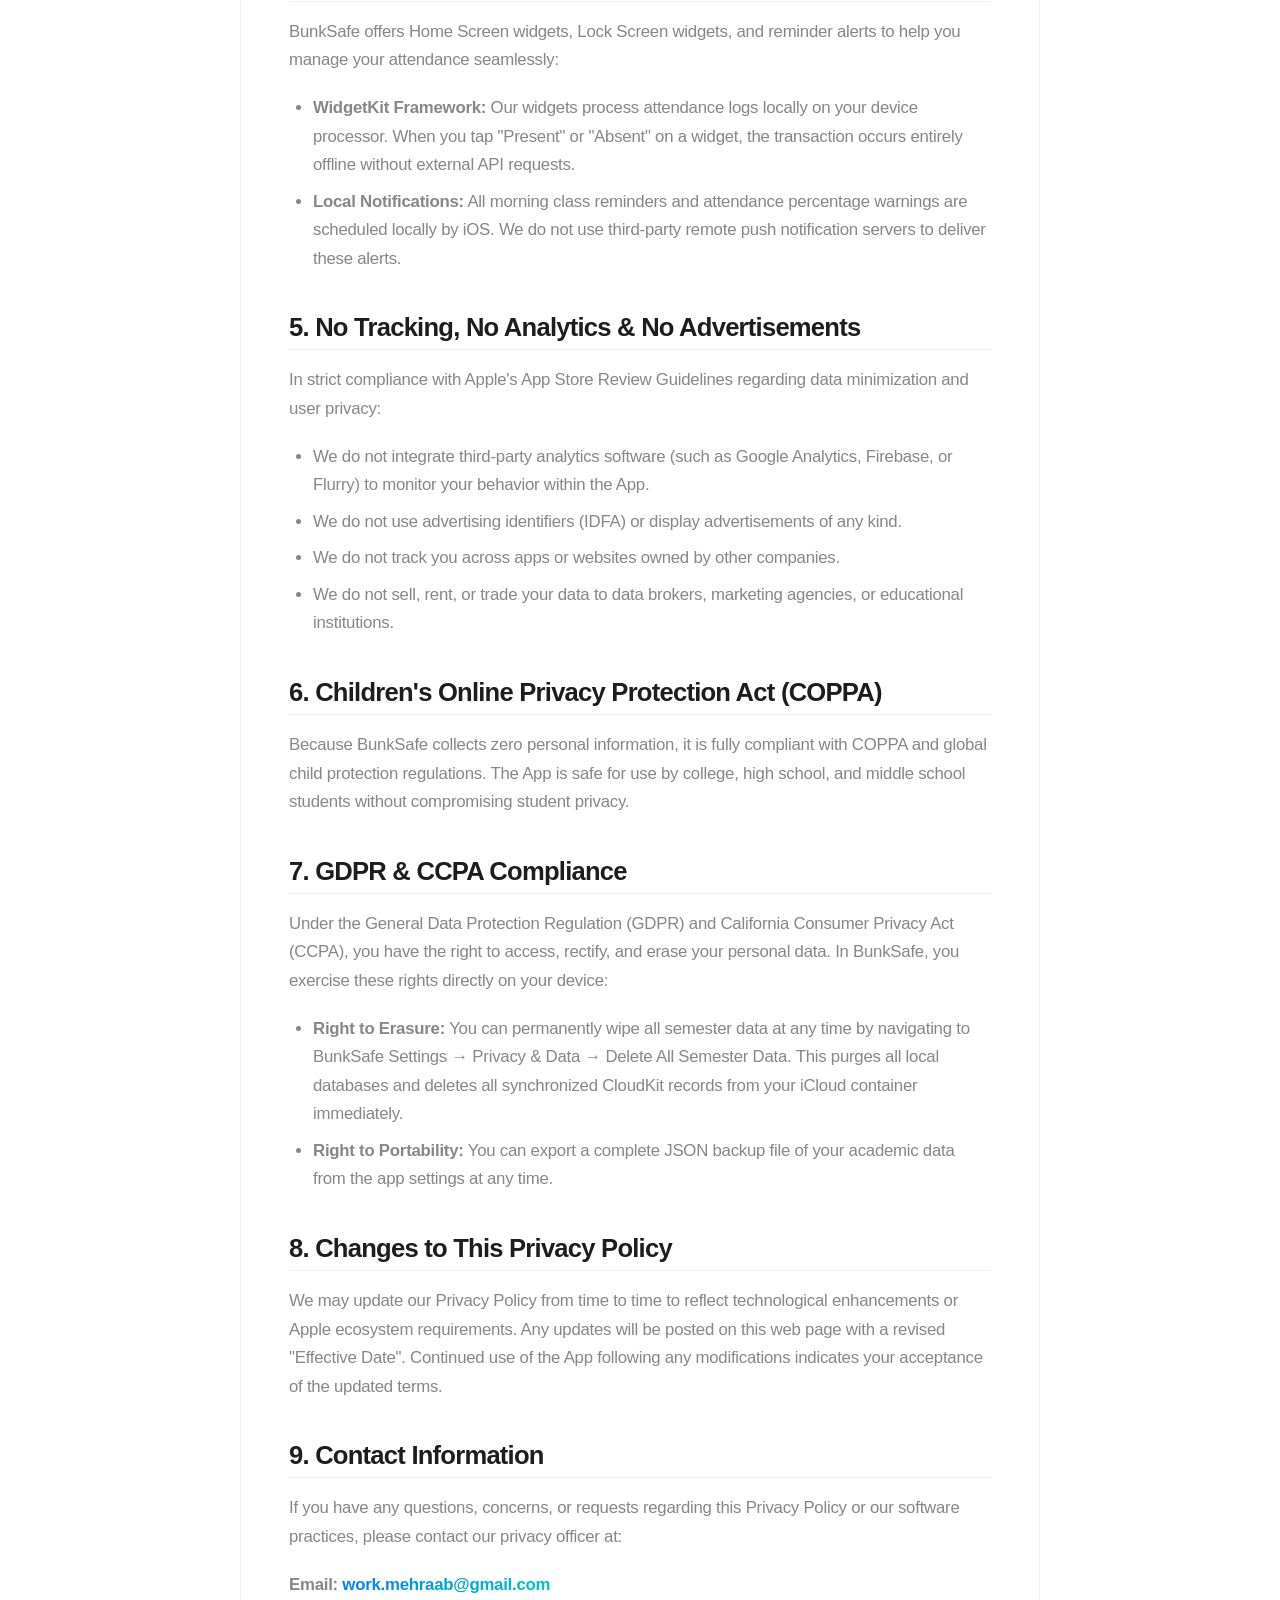
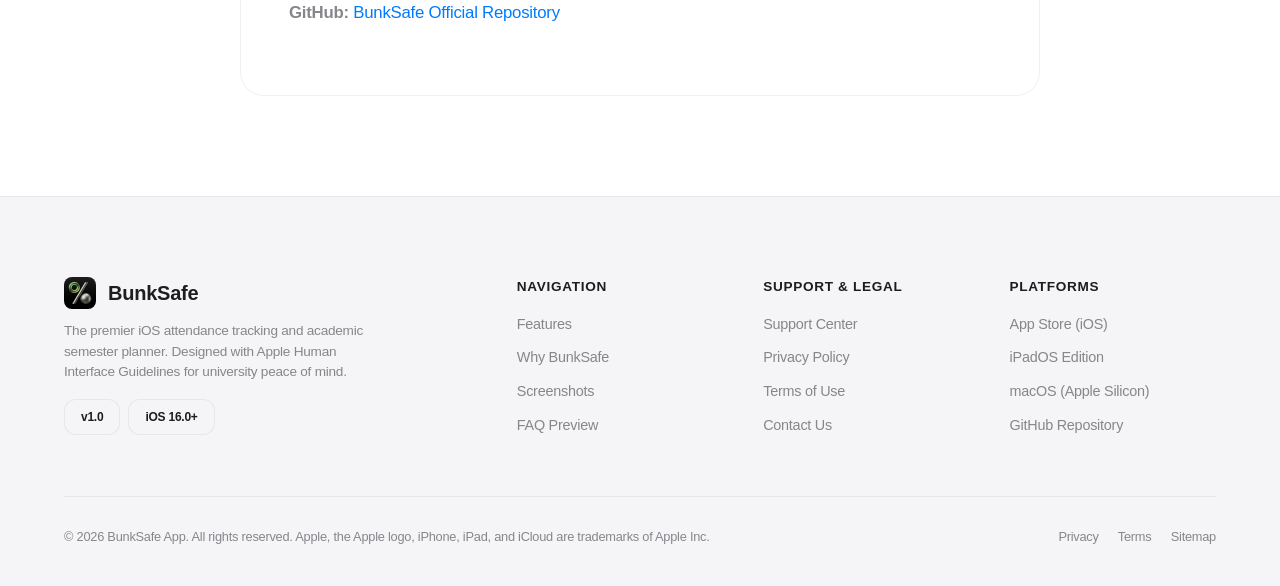
<file: Website/privacy.html>
<!DOCTYPE html>
<html lang="en">
<head>
  <meta charset="UTF-8">
  <meta name="viewport" content="width=device-width, initial-scale=1.0">
  <title>BunkSafe Privacy Policy — Zero Tracking &amp; CloudKit Security</title>
  <meta name="description" content="Read the official BunkSafe privacy policy. We believe privacy is a fundamental human right. No ads, no analytics, no third-party tracking, and encrypted CloudKit sync.">
  
  <!-- Canonical & Favicons -->
  <link rel="canonical" href="https://yourdomain.com/privacy.html">
  <link rel="icon" type="image/png" href="assets/icons/favicon.png?v=2026">
  <link rel="icon" type="image/x-icon" href="assets/icons/favicon.ico?v=2026">
  
  <!-- OpenGraph & Social Cards -->
  <meta property="og:title" content="BunkSafe Privacy Policy">
  <meta property="og:description" content="Your attendance schedule belongs strictly to you. Learn how BunkSafe protects your data with local storage and Apple CloudKit encryption.">
  <meta property="og:image" content="assets/images/og-image.png">
  <meta property="og:url" content="https://yourdomain.com/privacy.html">
  <meta property="og:type" content="website">

  <!-- Stylesheets -->
  <link rel="stylesheet" href="assets/css/style.min.css?v=silver">
</head>
<body>

  <!-- Sticky Navigation Bar -->
  <header class="navbar" role="banner">
    <nav class="container nav-container" role="navigation" aria-label="Main Navigation">
      <a href="index.html" class="nav-brand" aria-label="BunkSafe Home">
        <img src="assets/icons/app-icon.png?v=2026" alt="BunkSafe App Icon" width="32" height="32">
        <span>BunkSafe</span>
      </a>
      
      <div class="nav-links">
        <a href="index.html#features" class="nav-link">Features</a>
        <a href="index.html#why-bunksafe" class="nav-link">Why BunkSafe</a>
        <a href="index.html#screenshots" class="nav-link">Screenshots</a>
        <a href="index.html#faq" class="nav-link">FAQ</a>
        <a href="support.html" class="nav-link">Support</a>
        <a href="https://apps.apple.com/us/app/bunksafe/id6787505960" class="nav-cta" target="_blank" rel="noopener noreferrer">Get the App</a>
      </div>

      <button class="hamburger" aria-label="Toggle navigation menu" aria-expanded="false" aria-controls="nav-menu">
        <span></span>
        <span></span>
        <span></span>
      </button>
    </nav>
  </header>

  <main role="main">
    <section class="hero-section container" aria-labelledby="privacy-title">
      <div class="tagline-badge">
        <span>🔒 Apple App Store Compliant Privacy Policy</span>
      </div>
      <h1 id="privacy-title" class="hero-title">
        Privacy <span class="text-gradient">Policy.</span>
      </h1>
      <p class="hero-description">
        Effective Date: July 5, 2026. At BunkSafe, your academic privacy is our top engineering priority. We have designed our software so that your attendance data remains entirely under your ownership.
      </p>
    </section>

    <!-- Legal Policy Document Content -->
    <section class="section-padding container">
      <div class="legal-content fade-in-section">
        <p>
          This Privacy Policy describes how BunkSafe ("we", "our", or "the App") handles information when you use our mobile software application on Apple iOS, iPadOS, and macOS. Our fundamental principle is simple: <strong>we do not collect, sell, or monetize your personal information.</strong>
        </p>

        <h2>1. Zero Data Collection &amp; No Account Required</h2>
        <p>
          BunkSafe is engineered to provide immediate utility without requiring user registration. You do not need to create an account, provide an email address, or link a social media profile to use the App. We do not operate proprietary backend servers that store or process your academic schedule, subject lists, or attendance logs.
        </p>

        <h2>2. Local Data Storage</h2>
        <p>
          By default, all data generated within BunkSafe—including your courses, lecture records, exam timetables, and custom notes—is stored locally on your device using Apple's secure SQLite / SwiftData database architecture. Because this data resides exclusively on your hardware, we cannot access, view, or retrieve your academic history.
        </p>

        <h2>3. iCloud &amp; Apple CloudKit Synchronization</h2>
        <p>
          If you choose to enable cross-device synchronization in BunkSafe Settings, the App utilizes Apple’s native <strong>CloudKit</strong> framework. This technology synchronizes your encrypted databases directly between your Apple devices via your personal Apple ID and iCloud Drive account.
        </p>
        <ul>
          <li><strong>Encrypted Transmission:</strong> All data transferred between your device and Apple's iCloud servers is encrypted both in transit and at rest using standard Apple security protocols.</li>
          <li><strong>Zero Developer Access:</strong> We do not have access to your iCloud account, your CloudKit container, or any data stored within it. Your synchronized schedule is accessible solely by you.</li>
          <li><strong>Opt-Out:</strong> You may disable iCloud Sync at any time within iOS Settings &rarr; [Your Name] &rarr; iCloud &rarr; Drive &rarr; BunkSafe.</li>
        </ul>

        <h2>4. Interactive Widgets &amp; Local Notifications</h2>
        <p>
          BunkSafe offers Home Screen widgets, Lock Screen widgets, and reminder alerts to help you manage your attendance seamlessly:
        </p>
        <ul>
          <li><strong>WidgetKit Framework:</strong> Our widgets process attendance logs locally on your device processor. When you tap "Present" or "Absent" on a widget, the transaction occurs entirely offline without external API requests.</li>
          <li><strong>Local Notifications:</strong> All morning class reminders and attendance percentage warnings are scheduled locally by iOS. We do not use third-party remote push notification servers to deliver these alerts.</li>
        </ul>

        <h2>5. No Tracking, No Analytics &amp; No Advertisements</h2>
        <p>
          In strict compliance with Apple's App Store Review Guidelines regarding data minimization and user privacy:
        </p>
        <ul>
          <li>We do not integrate third-party analytics software (such as Google Analytics, Firebase, or Flurry) to monitor your behavior within the App.</li>
          <li>We do not use advertising identifiers (IDFA) or display advertisements of any kind.</li>
          <li>We do not track you across apps or websites owned by other companies.</li>
          <li>We do not sell, rent, or trade your data to data brokers, marketing agencies, or educational institutions.</li>
        </ul>

        <h2>6. Children's Online Privacy Protection Act (COPPA)</h2>
        <p>
          Because BunkSafe collects zero personal information, it is fully compliant with COPPA and global child protection regulations. The App is safe for use by college, high school, and middle school students without compromising student privacy.
        </p>

        <h2>7. GDPR &amp; CCPA Compliance</h2>
        <p>
          Under the General Data Protection Regulation (GDPR) and California Consumer Privacy Act (CCPA), you have the right to access, rectify, and erase your personal data. In BunkSafe, you exercise these rights directly on your device:
        </p>
        <ul>
          <li><strong>Right to Erasure:</strong> You can permanently wipe all semester data at any time by navigating to BunkSafe Settings &rarr; Privacy &amp; Data &rarr; Delete All Semester Data. This purges all local databases and deletes all synchronized CloudKit records from your iCloud container immediately.</li>
          <li><strong>Right to Portability:</strong> You can export a complete JSON backup file of your academic data from the app settings at any time.</li>
        </ul>

        <h2>8. Changes to This Privacy Policy</h2>
        <p>
          We may update our Privacy Policy from time to time to reflect technological enhancements or Apple ecosystem requirements. Any updates will be posted on this web page with a revised "Effective Date". Continued use of the App following any modifications indicates your acceptance of the updated terms.
        </p>

        <h2>9. Contact Information</h2>
        <p>
          If you have any questions, concerns, or requests regarding this Privacy Policy or our software practices, please contact our privacy officer at:
        </p>
        <p style="margin-top: 16px;">
          <strong>Email:</strong> <a href="mailto:work.mehraab@gmail.com" class="text-gradient" style="font-weight: 700;">work.mehraab@gmail.com</a><br>
          <strong>GitHub:</strong> <a href="https://github.com/YOUR_GITHUB/BunkSafeWebsite" target="_blank" rel="noopener noreferrer">BunkSafe Official Repository</a>
        </p>
      </div>
    </section>
  </main>

  <!-- Comprehensive Footer -->
  <footer class="footer" role="contentinfo">
    <div class="container">
      <div class="footer-grid">
        <div>
          <a href="index.html" class="nav-brand" aria-label="BunkSafe Home">
            <img src="assets/icons/app-icon.png?v=2026" alt="BunkSafe Logo" width="28" height="28">
            <span>BunkSafe</span>
          </a>
          <p class="footer-brand-desc">
            The premier iOS attendance tracking and academic semester planner. Designed with Apple Human Interface Guidelines for university peace of mind.
          </p>
          <div class="mt-2" style="display: flex; gap: 8px;">
            <span class="app-meta-badge" style="font-size: 0.75rem;">v1.0</span>
            <span class="app-meta-badge" style="font-size: 0.75rem;">iOS 16.0+</span>
          </div>
        </div>

        <div>
          <p class="footer-col-title">Navigation</p>
          <div class="footer-links">
            <a href="index.html#features" class="footer-link">Features</a>
            <a href="index.html#why-bunksafe" class="footer-link">Why BunkSafe</a>
            <a href="index.html#screenshots" class="footer-link">Screenshots</a>
            <a href="index.html#faq" class="footer-link">FAQ Preview</a>
          </div>
        </div>

        <div>
          <p class="footer-col-title">Support & Legal</p>
          <div class="footer-links">
            <a href="support.html" class="footer-link">Support Center</a>
            <a href="privacy.html" class="footer-link">Privacy Policy</a>
            <a href="terms.html" class="footer-link">Terms of Use</a>
            <a href="support.html#contact" class="footer-link">Contact Us</a>
          </div>
        </div>

        <div>
          <p class="footer-col-title">Platforms</p>
          <div class="footer-links">
            <a href="https://apps.apple.com/us/app/bunksafe/id6787505960" class="footer-link" target="_blank" rel="noopener noreferrer">App Store (iOS)</a>
            <a href="https://apps.apple.com/us/app/bunksafe/id6787505960" class="footer-link" target="_blank" rel="noopener noreferrer">iPadOS Edition</a>
            <a href="https://apps.apple.com/us/app/bunksafe/id6787505960" class="footer-link" target="_blank" rel="noopener noreferrer">macOS (Apple Silicon)</a>
            <a href="https://github.com/YOUR_GITHUB/BunkSafeWebsite" class="footer-link" target="_blank" rel="noopener noreferrer">GitHub Repository</a>
          </div>
        </div>
      </div>

      <div class="footer-bottom">
        <div>
          &copy; <span id="current-year">2026</span> BunkSafe App. All rights reserved. Apple, the Apple logo, iPhone, iPad, and iCloud are trademarks of Apple Inc.
        </div>
        <div>
          <a href="privacy.html" class="footer-link" style="margin-right: 16px;">Privacy</a>
          <a href="terms.html" class="footer-link" style="margin-right: 16px;">Terms</a>
          <a href="sitemap.xml" class="footer-link">Sitemap</a>
        </div>
      </div>
    </div>
  </footer>

  <!-- Scripts -->
  <script src="assets/js/main.min.js"></script>
  <script>
    document.getElementById('current-year').textContent = new Date().getFullYear();
  </script>
</body>
</html>
</file>
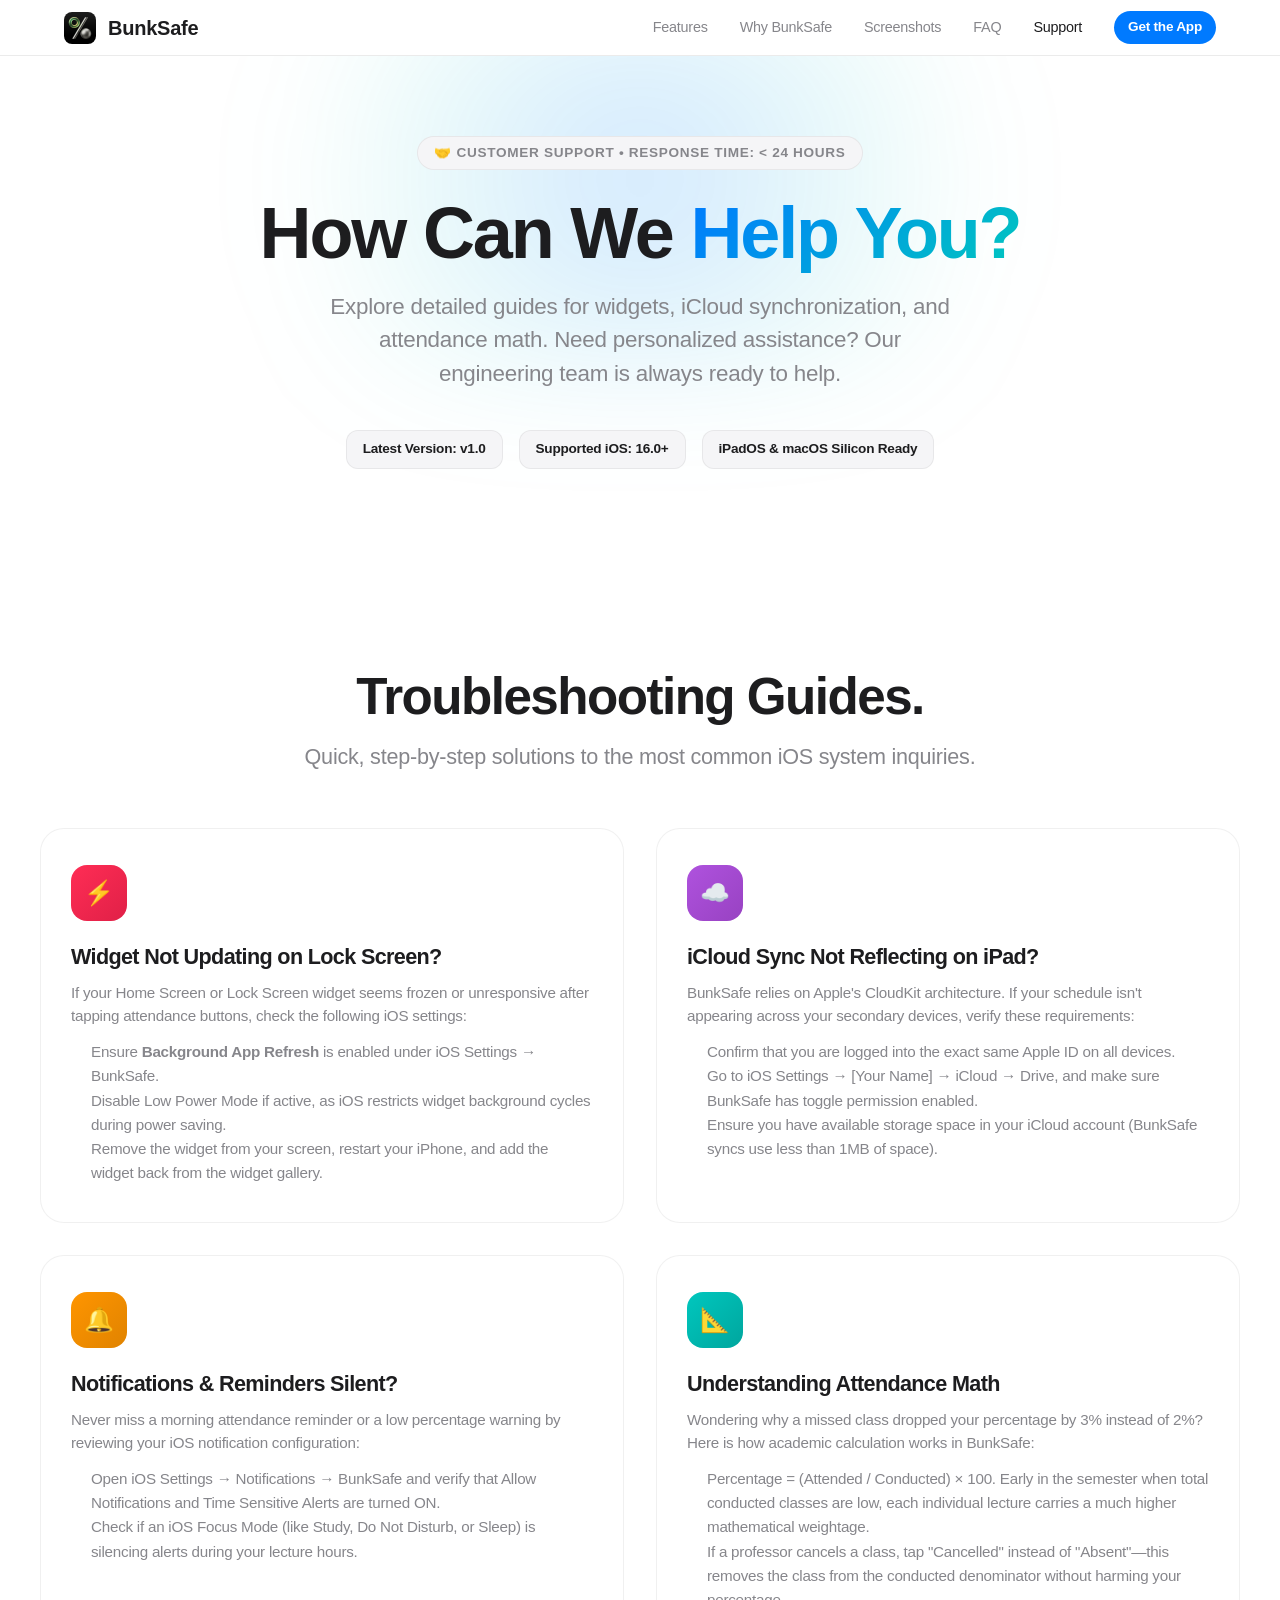
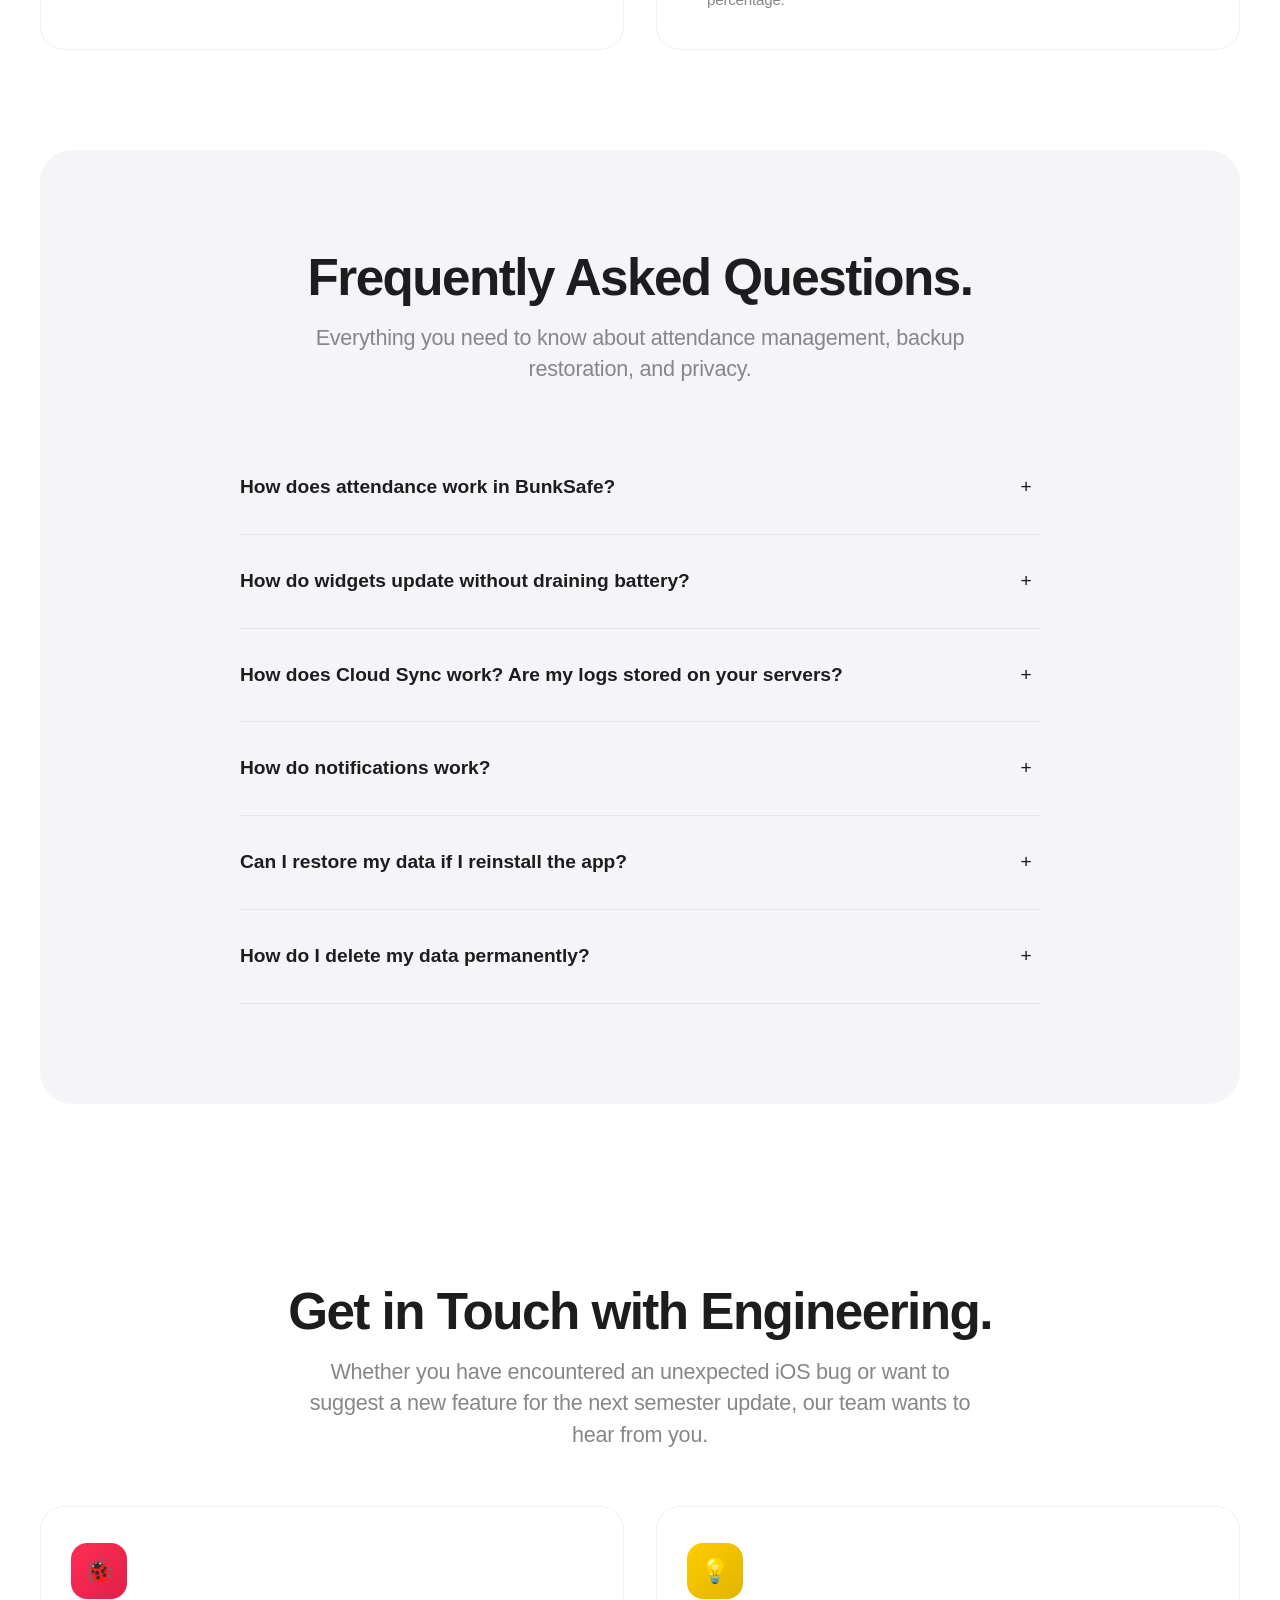
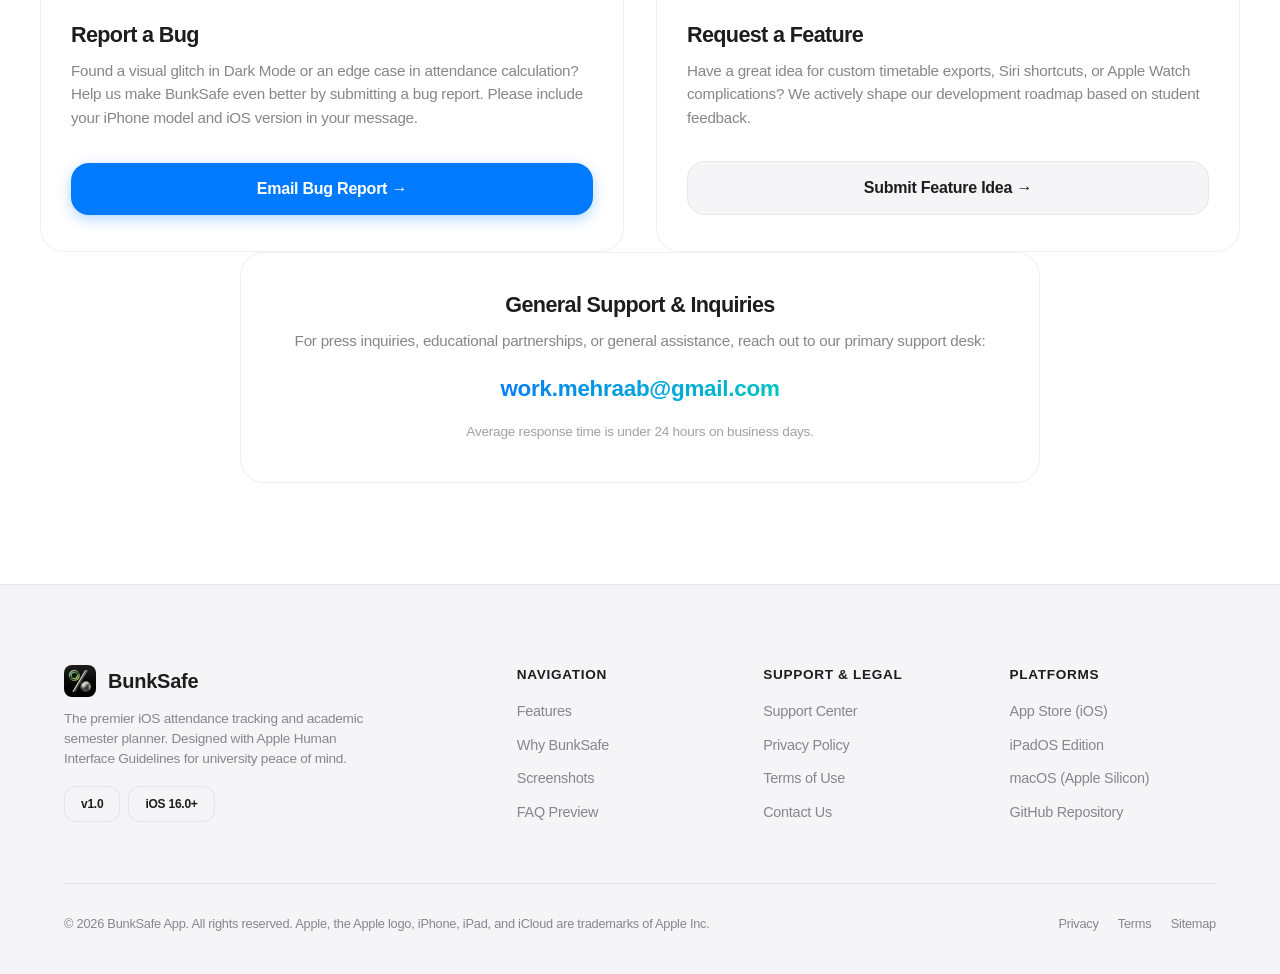
<file: Website/support.html>
<!DOCTYPE html>
<html lang="en">
<head>
  <meta charset="UTF-8">
  <meta name="viewport" content="width=device-width, initial-scale=1.0">
  <title>BunkSafe Support — Troubleshooting, FAQ & Help Center</title>
  <meta name="description" content="Official BunkSafe support center. Get troubleshooting tips for iOS interactive widgets, CloudKit iCloud sync, attendance calculations, bug reporting, and feature requests.">
  
  <!-- Canonical & Favicons -->
  <link rel="canonical" href="https://yourdomain.com/support.html">
  <link rel="icon" type="image/png" href="assets/icons/favicon.png?v=2026">
  <link rel="icon" type="image/x-icon" href="assets/icons/favicon.ico?v=2026">
  
  <!-- OpenGraph & Social Cards -->
  <meta property="og:title" content="BunkSafe Support Center">
  <meta property="og:description" content="Need help with BunkSafe? Explore frequently asked questions, iOS widget guides, CloudKit sync troubleshooting, and direct customer support.">
  <meta property="og:image" content="assets/images/og-image.png">
  <meta property="og:url" content="https://yourdomain.com/support.html">
  <meta property="og:type" content="website">

  <!-- Stylesheets -->
  <link rel="stylesheet" href="assets/css/style.min.css?v=silver">

  <!-- Structured Data Schema (FAQPage JSON-LD) -->
  <script type="application/ld+json">
  {
    "@context": "https://schema.org",
    "@type": "FAQPage",
    "mainEntity": [
      {
        "@type": "Question",
        "name": "How does attendance work and how is Safe Bunks calculated?",
        "acceptedAnswer": {
          "@type": "Answer",
          "text": "BunkSafe calculates your attendance using the standard academic ratio: (Attended Lectures / Total Conducted Lectures) * 100. The Safe Bunks algorithm determines the exact number of future consecutive classes you can skip without falling below your minimum threshold."
        }
      },
      {
        "@type": "Question",
        "name": "How do interactive iOS widgets update?",
        "acceptedAnswer": {
          "@type": "Answer",
          "text": "BunkSafe uses Apple's WidgetKit framework. When you tap Present or Absent on your Home Screen widget, the app records the transaction in the background and refreshes your attendance percentage within seconds without launching the app."
        }
      },
      {
        "@type": "Question",
        "name": "How does CloudKit iCloud Sync work across devices?",
        "acceptedAnswer": {
          "@type": "Answer",
          "text": "All sync data is stored inside your private iCloud Drive account via CloudKit. Changes made on your iPhone reflect automatically on your iPad or Apple Silicon Mac without any third-party accounts."
        }
      },
      {
        "@type": "Question",
        "name": "How do I delete my data?",
        "acceptedAnswer": {
          "@type": "Answer",
          "text": "You can delete all your local and iCloud attendance data directly from BunkSafe Settings -> Privacy & Data -> Delete All Semester Data. This permanently removes all logs from your device and Apple's iCloud servers immediately."
        }
      }
    ]
  }
  </script>
</head>
<body>

  <!-- Sticky Navigation Bar -->
  <header class="navbar" role="banner">
    <nav class="container nav-container" role="navigation" aria-label="Main Navigation">
      <a href="index.html" class="nav-brand" aria-label="BunkSafe Home">
        <img src="assets/icons/app-icon.png?v=2026" alt="BunkSafe App Icon" width="32" height="32">
        <span>BunkSafe</span>
      </a>
      
      <div class="nav-links">
        <a href="index.html#features" class="nav-link">Features</a>
        <a href="index.html#why-bunksafe" class="nav-link">Why BunkSafe</a>
        <a href="index.html#screenshots" class="nav-link">Screenshots</a>
        <a href="#faq-section" class="nav-link">FAQ</a>
        <a href="support.html" class="nav-link active">Support</a>
        <a href="https://apps.apple.com/us/app/bunksafe/id6787505960" class="nav-cta" target="_blank" rel="noopener noreferrer">Get the App</a>
      </div>

      <button class="hamburger" aria-label="Toggle navigation menu" aria-expanded="false" aria-controls="nav-menu">
        <span></span>
        <span></span>
        <span></span>
      </button>
    </nav>
  </header>

  <main role="main">
    <!-- Hero Support Banner -->
    <section class="hero-section container" aria-labelledby="support-hero-heading">
      <div class="hero-bg-glow" aria-hidden="true"></div>
      
      <div class="tagline-badge">
        <span>🤝 Customer Support &bull; Response Time: &lt; 24 Hours</span>
      </div>
      
      <h1 id="support-hero-heading" class="hero-title">
        How Can We <span class="text-gradient">Help You?</span>
      </h1>
      
      <p class="hero-description">
        Explore detailed guides for widgets, iCloud synchronization, and attendance math. Need personalized assistance? Our engineering team is always ready to help.
      </p>

      <div style="display: flex; gap: 16px; justify-content: center; flex-wrap: wrap; margin-bottom: 40px;">
        <span class="app-meta-badge">Latest Version: v1.0</span>
        <span class="app-meta-badge">Supported iOS: 16.0+</span>
        <span class="app-meta-badge">iPadOS &amp; macOS Silicon Ready</span>
      </div>
    </section>

    <!-- Troubleshooting Section -->
    <section class="section-padding container" aria-labelledby="troubleshooting-heading">
      <h2 id="troubleshooting-heading" class="section-title fade-in-section">Troubleshooting Guides.</h2>
      <p class="section-subtitle fade-in-section">
        Quick, step-by-step solutions to the most common iOS system inquiries.
      </p>

      <div class="grid-2 fade-in-section">
        <!-- Card 1: Widgets -->
        <article class="feature-card">
          <div>
            <div class="feature-icon-wrapper red" aria-hidden="true">⚡</div>
            <h3 class="feature-title">Widget Not Updating on Lock Screen?</h3>
            <p class="feature-desc">
              If your Home Screen or Lock Screen widget seems frozen or unresponsive after tapping attendance buttons, check the following iOS settings:
            </p>
            <ul style="margin-top: 12px; padding-left: 20px; color: var(--text-secondary); font-size: 0.95rem; line-height: 1.6;">
              <li>Ensure <strong>Background App Refresh</strong> is enabled under iOS Settings &rarr; BunkSafe.</li>
              <li>Disable Low Power Mode if active, as iOS restricts widget background cycles during power saving.</li>
              <li>Remove the widget from your screen, restart your iPhone, and add the widget back from the widget gallery.</li>
            </ul>
          </div>
        </article>

        <!-- Card 2: Cloud Sync -->
        <article class="feature-card">
          <div>
            <div class="feature-icon-wrapper indigo" aria-hidden="true">☁️</div>
            <h3 class="feature-title">iCloud Sync Not Reflecting on iPad?</h3>
            <p class="feature-desc">
              BunkSafe relies on Apple's CloudKit architecture. If your schedule isn't appearing across your secondary devices, verify these requirements:
            </p>
            <ul style="margin-top: 12px; padding-left: 20px; color: var(--text-secondary); font-size: 0.95rem; line-height: 1.6;">
              <li>Confirm that you are logged into the exact same Apple ID on all devices.</li>
              <li>Go to iOS Settings &rarr; [Your Name] &rarr; iCloud &rarr; Drive, and make sure BunkSafe has toggle permission enabled.</li>
              <li>Ensure you have available storage space in your iCloud account (BunkSafe syncs use less than 1MB of space).</li>
            </ul>
          </div>
        </article>

        <!-- Card 3: Notifications -->
        <article class="feature-card">
          <div>
            <div class="feature-icon-wrapper orange" aria-hidden="true">🔔</div>
            <h3 class="feature-title">Notifications &amp; Reminders Silent?</h3>
            <p class="feature-desc">
              Never miss a morning attendance reminder or a low percentage warning by reviewing your iOS notification configuration:
            </p>
            <ul style="margin-top: 12px; padding-left: 20px; color: var(--text-secondary); font-size: 0.95rem; line-height: 1.6;">
              <li>Open iOS Settings &rarr; Notifications &rarr; BunkSafe and verify that Allow Notifications and Time Sensitive Alerts are turned ON.</li>
              <li>Check if an iOS Focus Mode (like Study, Do Not Disturb, or Sleep) is silencing alerts during your lecture hours.</li>
            </ul>
          </div>
        </article>

        <!-- Card 4: Attendance Calculations -->
        <article class="feature-card">
          <div>
            <div class="feature-icon-wrapper teal" aria-hidden="true">📐</div>
            <h3 class="feature-title">Understanding Attendance Math</h3>
            <p class="feature-desc">
              Wondering why a missed class dropped your percentage by 3% instead of 2%? Here is how academic calculation works in BunkSafe:
            </p>
            <ul style="margin-top: 12px; padding-left: 20px; color: var(--text-secondary); font-size: 0.95rem; line-height: 1.6;">
              <li>Percentage = (Attended / Conducted) &times; 100. Early in the semester when total conducted classes are low, each individual lecture carries a much higher mathematical weightage.</li>
              <li>If a professor cancels a class, tap "Cancelled" instead of "Absent"—this removes the class from the conducted denominator without harming your percentage.</li>
            </ul>
          </div>
        </article>
      </div>
    </section>

    <!-- Comprehensive Support FAQ Section -->
    <section id="faq-section" class="section-padding container bg-secondary" aria-labelledby="support-faq-heading" style="border-radius: var(--radius-xl); margin-bottom: 80px;">
      <h2 id="support-faq-heading" class="section-title fade-in-section">Frequently Asked Questions.</h2>
      <p class="section-subtitle fade-in-section">
        Everything you need to know about attendance management, backup restoration, and privacy.
      </p>

      <div class="faq-list fade-in-section" role="region" aria-label="Support FAQ List">
        <div class="faq-item">
          <button class="faq-question" aria-expanded="false" aria-controls="sup-ans-1">
            <span>How does attendance work in BunkSafe?</span>
            <span class="faq-icon" aria-hidden="true">+</span>
          </button>
          <div id="sup-ans-1" class="faq-answer" role="region">
            <div class="faq-answer-inner">
              Each subject you create tracks three core parameters: Total Conducted Lectures, Attended Lectures, and Target Percentage (e.g., 75% or 80%). Whenever you mark "Present", both Attended and Conducted increment by 1. Whenever you mark "Absent", only Conducted increments by 1. BunkSafe constantly computes the remaining buffer (Safe Bunks) or deficit (Required Attendance) automatically.
            </div>
          </div>
        </div>

        <div class="faq-item">
          <button class="faq-question" aria-expanded="false" aria-controls="sup-ans-2">
            <span>How do widgets update without draining battery?</span>
            <span class="faq-icon" aria-hidden="true">+</span>
          </button>
          <div id="sup-ans-2" class="faq-answer" role="region">
            <div class="faq-answer-inner">
              BunkSafe is compiled natively using Apple's SwiftUI and WidgetKit frameworks. Instead of running continuous background CPU loops that consume battery, iOS triggers lightweight background tasks only when you interact with a button or when scheduled timetable transitions occur. This results in virtually zero battery impact.
            </div>
          </div>
        </div>

        <div class="faq-item">
          <button class="faq-question" aria-expanded="false" aria-controls="sup-ans-3">
            <span>How does Cloud Sync work? Are my logs stored on your servers?</span>
            <span class="faq-icon" aria-hidden="true">+</span>
          </button>
          <div id="sup-ans-3" class="faq-answer" role="region">
            <div class="faq-answer-inner">
              We never store your attendance logs on our servers. BunkSafe uses Apple's CloudKit technology to sync data directly between your iPhone, iPad, and Mac via your personal iCloud container. We do not have access to your Apple ID, your subjects, or your academic history.
            </div>
          </div>
        </div>

        <div class="faq-item">
          <button class="faq-question" aria-expanded="false" aria-controls="sup-ans-4">
            <span>How do notifications work?</span>
            <span class="faq-icon" aria-hidden="true">+</span>
          </button>
          <div id="sup-ans-4" class="faq-answer" role="region">
            <div class="faq-answer-inner">
              All notifications in BunkSafe are generated locally on your device. You can configure morning reminders to prompt you before class starts, evening check-in reminders to log the day's attendance, and critical warning alerts when any subject approaches your minimum required attendance threshold.
            </div>
          </div>
        </div>

        <div class="faq-item">
          <button class="faq-question" aria-expanded="false" aria-controls="sup-ans-5">
            <span>Can I restore my data if I reinstall the app?</span>
            <span class="faq-icon" aria-hidden="true">+</span>
          </button>
          <div id="sup-ans-5" class="faq-answer" role="region">
            <div class="faq-answer-inner">
              Yes! If you had iCloud Sync enabled, simply reinstalling BunkSafe and signing into your Apple ID will restore your entire semester automatically. Additionally, you can export local JSON backup files from Settings -> Backup &amp; Restore -> Export Backup, which you can save to Apple Files or Google Drive and re-import at any time.
            </div>
          </div>
        </div>

        <div class="faq-item">
          <button class="faq-question" aria-expanded="false" aria-controls="sup-ans-6">
            <span>How do I delete my data permanently?</span>
            <span class="faq-icon" aria-hidden="true">+</span>
          </button>
          <div id="sup-ans-6" class="faq-answer" role="region">
            <div class="faq-answer-inner">
              You have complete control over your data. To wipe all records, navigate to BunkSafe Settings -> Privacy &amp; Data -> Delete All Semester Data. This deletes all databases locally and purges all synchronized CloudKit records from your iCloud account instantly.
            </div>
          </div>
        </div>
      </div>
    </section>

    <!-- Contact, Bug Report & Feature Request Section -->
    <section id="contact" class="section-padding container" aria-labelledby="contact-heading">
      <h2 id="contact-heading" class="section-title fade-in-section">Get in Touch with Engineering.</h2>
      <p class="section-subtitle fade-in-section">
        Whether you have encountered an unexpected iOS bug or want to suggest a new feature for the next semester update, our team wants to hear from you.
      </p>

      <div class="grid-2 fade-in-section">
        <!-- Bug Reporting -->
        <article class="feature-card">
          <div>
            <div class="feature-icon-wrapper red" aria-hidden="true">🐞</div>
            <h3 class="feature-title">Report a Bug</h3>
            <p class="feature-desc">
              Found a visual glitch in Dark Mode or an edge case in attendance calculation? Help us make BunkSafe even better by submitting a bug report. Please include your iPhone model and iOS version in your message.
            </p>
          </div>
          <div class="mt-4">
            <a href="mailto:work.mehraab@gmail.com?subject=BunkSafe%20Bug%20Report&body=iPhone%20Model:%20%0AiOS%20Version:%20%0ABunkSafe%20Version:%201.0%0A%0ADescription%20of%20the%20bug:" class="btn btn-primary" style="width: 100%;">
              Email Bug Report &rarr;
            </a>
          </div>
        </article>

        <!-- Feature Requests -->
        <article class="feature-card">
          <div>
            <div class="feature-icon-wrapper yellow" aria-hidden="true">💡</div>
            <h3 class="feature-title">Request a Feature</h3>
            <p class="feature-desc">
              Have a great idea for custom timetable exports, Siri shortcuts, or Apple Watch complications? We actively shape our development roadmap based on student feedback.
            </p>
          </div>
          <div class="mt-4">
            <a href="mailto:work.mehraab@gmail.com?subject=BunkSafe%20Feature%20Request&body=Hi%20BunkSafe%20Team,%0A%0AI%20would%20love%20to%20see%20this%20feature%20added:" class="btn btn-secondary" style="width: 100%;">
              Submit Feature Idea &rarr;
            </a>
          </div>
        </article>
      </div>

      <div class="privacy-highlight-box mt-6 fade-in-section">
        <h3 class="feature-title">General Support &amp; Inquiries</h3>
        <p class="feature-desc" style="margin-bottom: 20px;">
          For press inquiries, educational partnerships, or general assistance, reach out to our primary support desk:
        </p>
        <a href="mailto:work.mehraab@gmail.com" class="text-gradient" style="font-size: 1.4rem; font-weight: 700; text-decoration: underline;">
          work.mehraab@gmail.com
        </a>
        <p class="mt-2" style="font-size: 0.85rem; color: var(--text-tertiary);">
          Average response time is under 24 hours on business days.
        </p>
      </div>
    </section>
  </main>

  <!-- Comprehensive Footer -->
  <footer class="footer" role="contentinfo">
    <div class="container">
      <div class="footer-grid">
        <div>
          <a href="index.html" class="nav-brand" aria-label="BunkSafe Home">
            <img src="assets/icons/app-icon.png?v=2026" alt="BunkSafe Logo" width="28" height="28">
            <span>BunkSafe</span>
          </a>
          <p class="footer-brand-desc">
            The premier iOS attendance tracking and academic semester planner. Designed with Apple Human Interface Guidelines for university peace of mind.
          </p>
          <div class="mt-2" style="display: flex; gap: 8px;">
            <span class="app-meta-badge" style="font-size: 0.75rem;">v1.0</span>
            <span class="app-meta-badge" style="font-size: 0.75rem;">iOS 16.0+</span>
          </div>
        </div>

        <div>
          <p class="footer-col-title">Navigation</p>
          <div class="footer-links">
            <a href="index.html#features" class="footer-link">Features</a>
            <a href="index.html#why-bunksafe" class="footer-link">Why BunkSafe</a>
            <a href="index.html#screenshots" class="footer-link">Screenshots</a>
            <a href="index.html#faq" class="footer-link">FAQ Preview</a>
          </div>
        </div>

        <div>
          <p class="footer-col-title">Support & Legal</p>
          <div class="footer-links">
            <a href="support.html" class="footer-link">Support Center</a>
            <a href="privacy.html" class="footer-link">Privacy Policy</a>
            <a href="terms.html" class="footer-link">Terms of Use</a>
            <a href="support.html#contact" class="footer-link">Contact Us</a>
          </div>
        </div>

        <div>
          <p class="footer-col-title">Platforms</p>
          <div class="footer-links">
            <a href="https://apps.apple.com/us/app/bunksafe/id6787505960" class="footer-link" target="_blank" rel="noopener noreferrer">App Store (iOS)</a>
            <a href="https://apps.apple.com/us/app/bunksafe/id6787505960" class="footer-link" target="_blank" rel="noopener noreferrer">iPadOS Edition</a>
            <a href="https://apps.apple.com/us/app/bunksafe/id6787505960" class="footer-link" target="_blank" rel="noopener noreferrer">macOS (Apple Silicon)</a>
            <a href="https://github.com/YOUR_GITHUB/BunkSafeWebsite" class="footer-link" target="_blank" rel="noopener noreferrer">GitHub Repository</a>
          </div>
        </div>
      </div>

      <div class="footer-bottom">
        <div>
          &copy; <span id="current-year">2026</span> BunkSafe App. All rights reserved. Apple, the Apple logo, iPhone, iPad, and iCloud are trademarks of Apple Inc.
        </div>
        <div>
          <a href="privacy.html" class="footer-link" style="margin-right: 16px;">Privacy</a>
          <a href="terms.html" class="footer-link" style="margin-right: 16px;">Terms</a>
          <a href="sitemap.xml" class="footer-link">Sitemap</a>
        </div>
      </div>
    </div>
  </footer>

  <!-- Scripts -->
  <script src="assets/js/main.min.js"></script>
  <script>
    document.getElementById('current-year').textContent = new Date().getFullYear();
  </script>
</body>
</html>
</file>
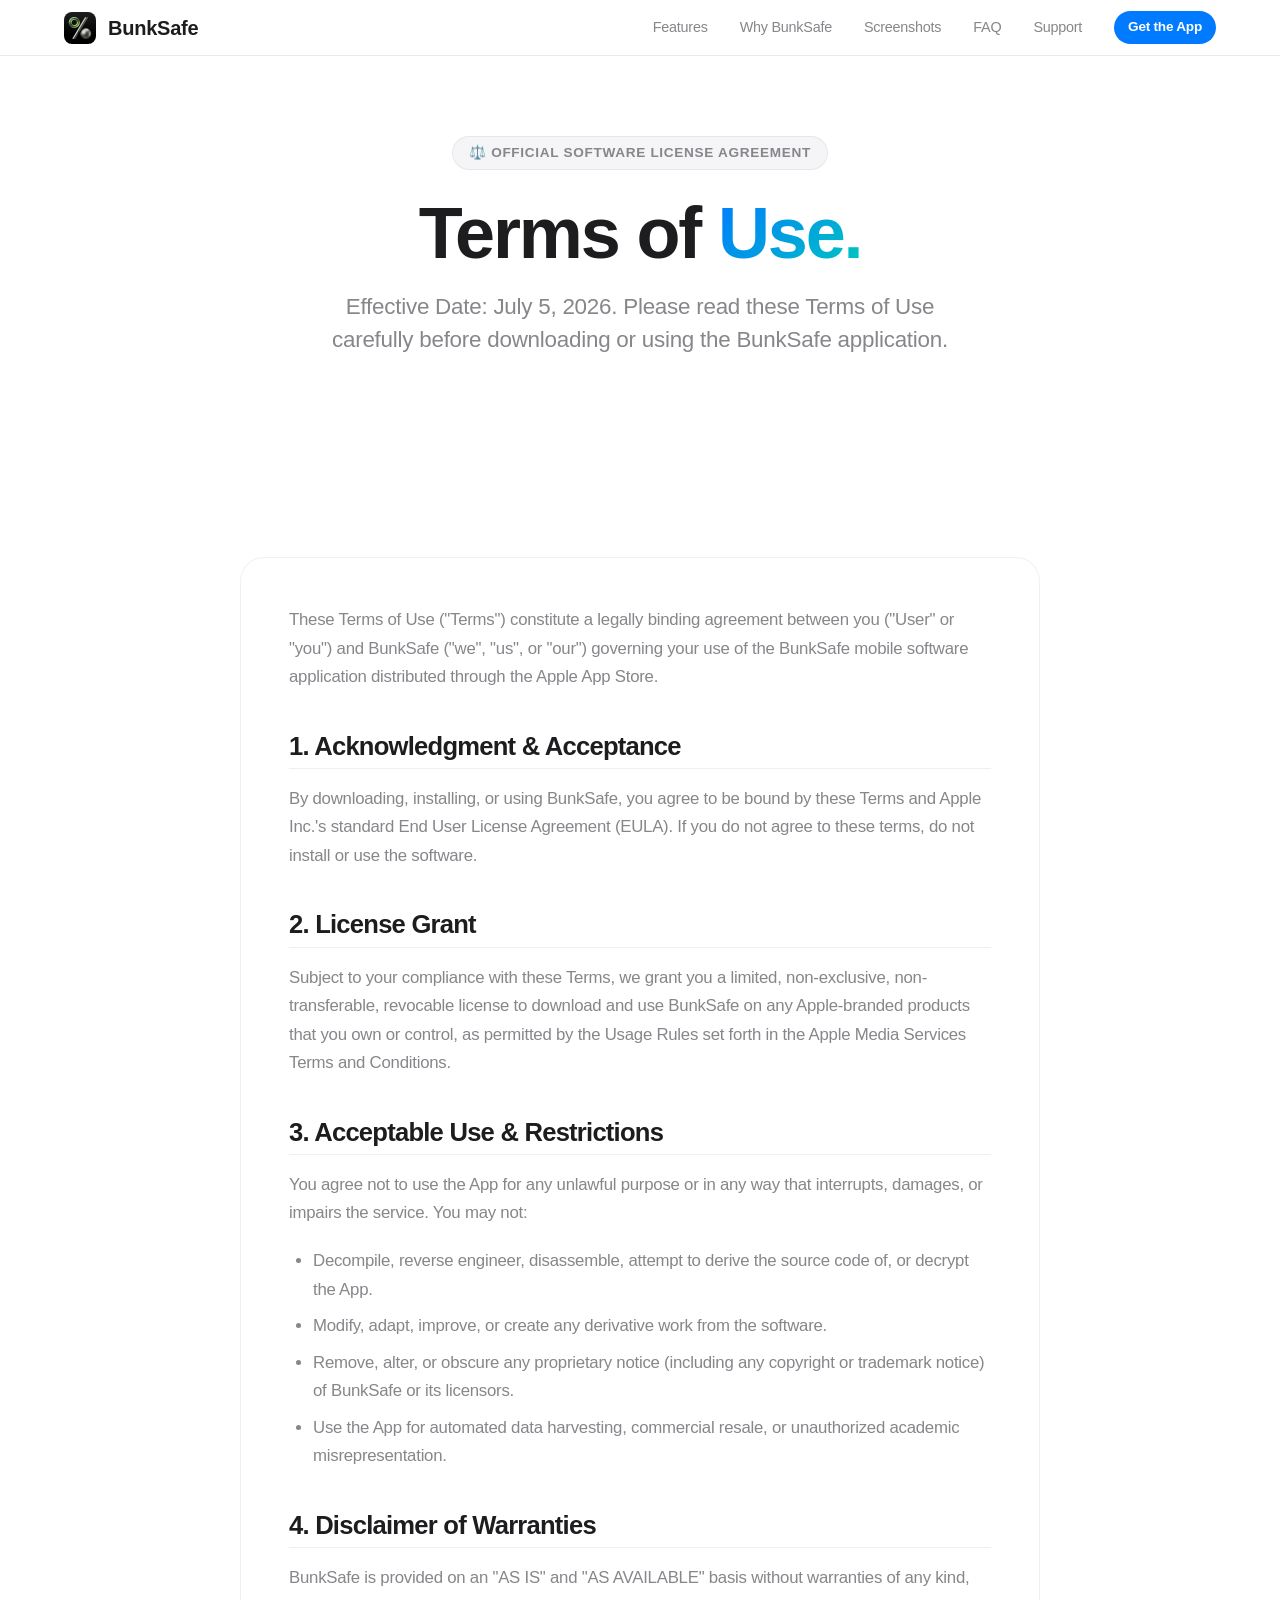
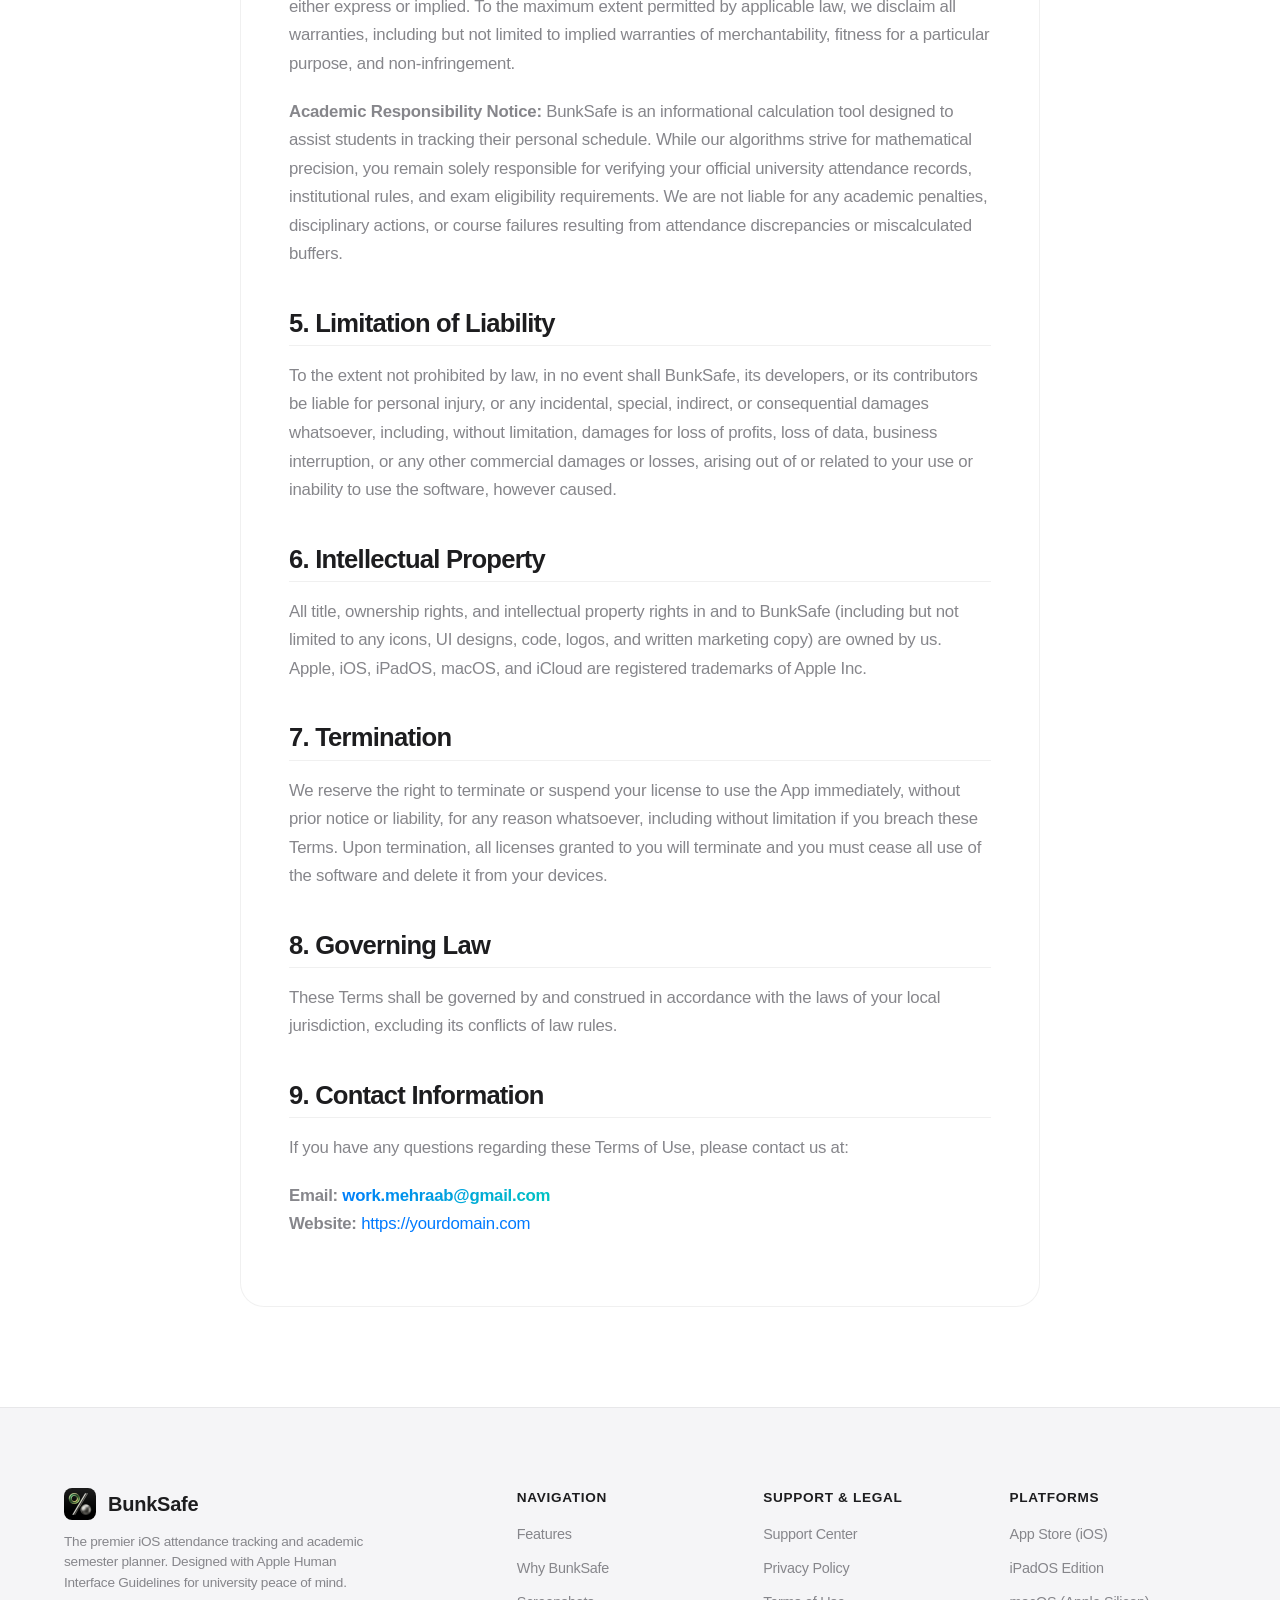
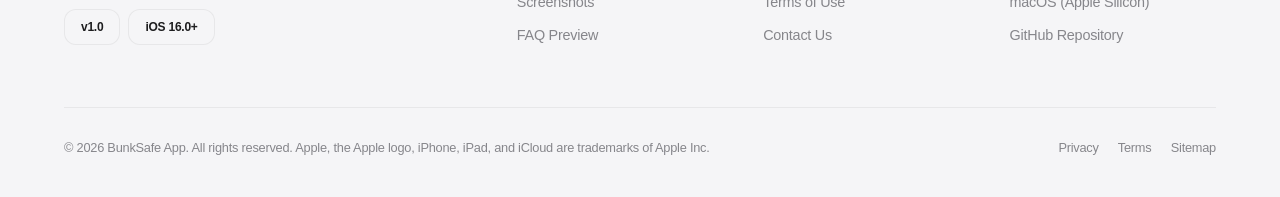
<file: Website/terms.html>
<!DOCTYPE html>
<html lang="en">
<head>
  <meta charset="UTF-8">
  <meta name="viewport" content="width=device-width, initial-scale=1.0">
  <title>BunkSafe Terms of Use — Apple App Store License Agreement</title>
  <meta name="description" content="Read the official BunkSafe Terms of Use. Standard Apple App Store license agreement, warranty disclaimers, and software usage guidelines.">
  
  <!-- Canonical & Favicons -->
  <link rel="canonical" href="https://yourdomain.com/terms.html">
  <link rel="icon" type="image/png" href="assets/icons/favicon.png?v=2026">
  <link rel="icon" type="image/x-icon" href="assets/icons/favicon.ico?v=2026">
  
  <!-- OpenGraph & Social Cards -->
  <meta property="og:title" content="BunkSafe Terms of Use">
  <meta property="og:description" content="Official software terms of service and usage license for BunkSafe on iOS, iPadOS, and macOS.">
  <meta property="og:image" content="assets/images/og-image.png">
  <meta property="og:url" content="https://yourdomain.com/terms.html">
  <meta property="og:type" content="website">

  <!-- Stylesheets -->
  <link rel="stylesheet" href="assets/css/style.min.css?v=silver">
</head>
<body>

  <!-- Sticky Navigation Bar -->
  <header class="navbar" role="banner">
    <nav class="container nav-container" role="navigation" aria-label="Main Navigation">
      <a href="index.html" class="nav-brand" aria-label="BunkSafe Home">
        <img src="assets/icons/app-icon.png?v=2026" alt="BunkSafe App Icon" width="32" height="32">
        <span>BunkSafe</span>
      </a>
      
      <div class="nav-links">
        <a href="index.html#features" class="nav-link">Features</a>
        <a href="index.html#why-bunksafe" class="nav-link">Why BunkSafe</a>
        <a href="index.html#screenshots" class="nav-link">Screenshots</a>
        <a href="index.html#faq" class="nav-link">FAQ</a>
        <a href="support.html" class="nav-link">Support</a>
        <a href="https://apps.apple.com/us/app/bunksafe/id6787505960" class="nav-cta" target="_blank" rel="noopener noreferrer">Get the App</a>
      </div>

      <button class="hamburger" aria-label="Toggle navigation menu" aria-expanded="false" aria-controls="nav-menu">
        <span></span>
        <span></span>
        <span></span>
      </button>
    </nav>
  </header>

  <main role="main">
    <section class="hero-section container" aria-labelledby="terms-title">
      <div class="tagline-badge">
        <span>⚖️ Official Software License Agreement</span>
      </div>
      <h1 id="terms-title" class="hero-title">
        Terms of <span class="text-gradient">Use.</span>
      </h1>
      <p class="hero-description">
        Effective Date: July 5, 2026. Please read these Terms of Use carefully before downloading or using the BunkSafe application.
      </p>
    </section>

    <!-- Legal Policy Document Content -->
    <section class="section-padding container">
      <div class="legal-content fade-in-section">
        <p>
          These Terms of Use ("Terms") constitute a legally binding agreement between you ("User" or "you") and BunkSafe ("we", "us", or "our") governing your use of the BunkSafe mobile software application distributed through the Apple App Store.
        </p>

        <h2>1. Acknowledgment &amp; Acceptance</h2>
        <p>
          By downloading, installing, or using BunkSafe, you agree to be bound by these Terms and Apple Inc.'s standard End User License Agreement (EULA). If you do not agree to these terms, do not install or use the software.
        </p>

        <h2>2. License Grant</h2>
        <p>
          Subject to your compliance with these Terms, we grant you a limited, non-exclusive, non-transferable, revocable license to download and use BunkSafe on any Apple-branded products that you own or control, as permitted by the Usage Rules set forth in the Apple Media Services Terms and Conditions.
        </p>

        <h2>3. Acceptable Use &amp; Restrictions</h2>
        <p>
          You agree not to use the App for any unlawful purpose or in any way that interrupts, damages, or impairs the service. You may not:
        </p>
        <ul>
          <li>Decompile, reverse engineer, disassemble, attempt to derive the source code of, or decrypt the App.</li>
          <li>Modify, adapt, improve, or create any derivative work from the software.</li>
          <li>Remove, alter, or obscure any proprietary notice (including any copyright or trademark notice) of BunkSafe or its licensors.</li>
          <li>Use the App for automated data harvesting, commercial resale, or unauthorized academic misrepresentation.</li>
        </ul>

        <h2>4. Disclaimer of Warranties</h2>
        <p>
          BunkSafe is provided on an "AS IS" and "AS AVAILABLE" basis without warranties of any kind, either express or implied. To the maximum extent permitted by applicable law, we disclaim all warranties, including but not limited to implied warranties of merchantability, fitness for a particular purpose, and non-infringement.
        </p>
        <p>
          <strong>Academic Responsibility Notice:</strong> BunkSafe is an informational calculation tool designed to assist students in tracking their personal schedule. While our algorithms strive for mathematical precision, you remain solely responsible for verifying your official university attendance records, institutional rules, and exam eligibility requirements. We are not liable for any academic penalties, disciplinary actions, or course failures resulting from attendance discrepancies or miscalculated buffers.
        </p>

        <h2>5. Limitation of Liability</h2>
        <p>
          To the extent not prohibited by law, in no event shall BunkSafe, its developers, or its contributors be liable for personal injury, or any incidental, special, indirect, or consequential damages whatsoever, including, without limitation, damages for loss of profits, loss of data, business interruption, or any other commercial damages or losses, arising out of or related to your use or inability to use the software, however caused.
        </p>

        <h2>6. Intellectual Property</h2>
        <p>
          All title, ownership rights, and intellectual property rights in and to BunkSafe (including but not limited to any icons, UI designs, code, logos, and written marketing copy) are owned by us. Apple, iOS, iPadOS, macOS, and iCloud are registered trademarks of Apple Inc.
        </p>

        <h2>7. Termination</h2>
        <p>
          We reserve the right to terminate or suspend your license to use the App immediately, without prior notice or liability, for any reason whatsoever, including without limitation if you breach these Terms. Upon termination, all licenses granted to you will terminate and you must cease all use of the software and delete it from your devices.
        </p>

        <h2>8. Governing Law</h2>
        <p>
          These Terms shall be governed by and construed in accordance with the laws of your local jurisdiction, excluding its conflicts of law rules.
        </p>

        <h2>9. Contact Information</h2>
        <p>
          If you have any questions regarding these Terms of Use, please contact us at:
        </p>
        <p style="margin-top: 16px;">
          <strong>Email:</strong> <a href="mailto:work.mehraab@gmail.com" class="text-gradient" style="font-weight: 700;">work.mehraab@gmail.com</a><br>
          <strong>Website:</strong> <a href="https://yourdomain.com" target="_blank" rel="noopener noreferrer">https://yourdomain.com</a>
        </p>
      </div>
    </section>
  </main>

  <!-- Comprehensive Footer -->
  <footer class="footer" role="contentinfo">
    <div class="container">
      <div class="footer-grid">
        <div>
          <a href="index.html" class="nav-brand" aria-label="BunkSafe Home">
            <img src="assets/icons/app-icon.png?v=2026" alt="BunkSafe Logo" width="28" height="28">
            <span>BunkSafe</span>
          </a>
          <p class="footer-brand-desc">
            The premier iOS attendance tracking and academic semester planner. Designed with Apple Human Interface Guidelines for university peace of mind.
          </p>
          <div class="mt-2" style="display: flex; gap: 8px;">
            <span class="app-meta-badge" style="font-size: 0.75rem;">v1.0</span>
            <span class="app-meta-badge" style="font-size: 0.75rem;">iOS 16.0+</span>
          </div>
        </div>

        <div>
          <p class="footer-col-title">Navigation</p>
          <div class="footer-links">
            <a href="index.html#features" class="footer-link">Features</a>
            <a href="index.html#why-bunksafe" class="footer-link">Why BunkSafe</a>
            <a href="index.html#screenshots" class="footer-link">Screenshots</a>
            <a href="index.html#faq" class="footer-link">FAQ Preview</a>
          </div>
        </div>

        <div>
          <p class="footer-col-title">Support & Legal</p>
          <div class="footer-links">
            <a href="support.html" class="footer-link">Support Center</a>
            <a href="privacy.html" class="footer-link">Privacy Policy</a>
            <a href="terms.html" class="footer-link">Terms of Use</a>
            <a href="support.html#contact" class="footer-link">Contact Us</a>
          </div>
        </div>

        <div>
          <p class="footer-col-title">Platforms</p>
          <div class="footer-links">
            <a href="https://apps.apple.com/us/app/bunksafe/id6787505960" class="footer-link" target="_blank" rel="noopener noreferrer">App Store (iOS)</a>
            <a href="https://apps.apple.com/us/app/bunksafe/id6787505960" class="footer-link" target="_blank" rel="noopener noreferrer">iPadOS Edition</a>
            <a href="https://apps.apple.com/us/app/bunksafe/id6787505960" class="footer-link" target="_blank" rel="noopener noreferrer">macOS (Apple Silicon)</a>
            <a href="https://github.com/YOUR_GITHUB/BunkSafeWebsite" class="footer-link" target="_blank" rel="noopener noreferrer">GitHub Repository</a>
          </div>
        </div>
      </div>

      <div class="footer-bottom">
        <div>
          &copy; <span id="current-year">2026</span> BunkSafe App. All rights reserved. Apple, the Apple logo, iPhone, iPad, and iCloud are trademarks of Apple Inc.
        </div>
        <div>
          <a href="privacy.html" class="footer-link" style="margin-right: 16px;">Privacy</a>
          <a href="terms.html" class="footer-link" style="margin-right: 16px;">Terms</a>
          <a href="sitemap.xml" class="footer-link">Sitemap</a>
        </div>
      </div>
    </div>
  </footer>

  <!-- Scripts -->
  <script src="assets/js/main.min.js"></script>
  <script>
    document.getElementById('current-year').textContent = new Date().getFullYear();
  </script>
</body>
</html>
</file>
<file: Website/assets/css/style.min.css>
:root { --primary-color: #007AFF; --primary-hover: #0062CC; --primary-active: #0051A8; --accent-blue: #0A84FF; --color-green: #34C759; --color-purple: #5856D6; --color-orange: #FF9500; --color-red: #FF2D55; --color-teal: #00C7BE; --color-indigo: #AF52DE; --color-yellow: #FFCC00; --bg-color: #FFFFFF; --bg-secondary: #F5F5F7; --bg-tertiary: #E8E8ED; --text-primary: #1D1D1F; --text-secondary: #86868B; --text-tertiary: #A1A1A6; --card-bg: rgba(255, 255, 255, 0.8); --card-border: rgba(0, 0, 0, 0.06); --nav-bg: rgba(255, 255, 255, 0.75); --nav-border: rgba(0, 0, 0, 0.08); --modal-bg: #FFFFFF; --pill-bg: #F5F5F7; --shadow-sm: 0 2px 8px rgba(0, 0, 0, 0.04); --shadow-md: 0 8px 24px rgba(0, 0, 0, 0.08); --shadow-lg: 0 20px 48px rgba(0, 0, 0, 0.12); --shadow-xl: 0 32px 64px rgba(0, 0, 0, 0.16); --shadow-glow: 0 0 40px rgba(0, 122, 255, 0.15); --max-width: 1200px; --header-height: 56px; --radius-sm: 12px; --radius-md: 18px; --radius-lg: 24px; --radius-xl: 32px; --radius-iphone: 48px; --transition-fast: 0.15s cubic-bezier(0.4, 0, 0.2, 1); --transition-normal: 0.3s cubic-bezier(0.25, 1, 0.5, 1); --transition-smooth: 0.5s cubic-bezier(0.16, 1, 0.3, 1); } @media (prefers-color-scheme: dark) { :root { --bg-color: #000000; --bg-secondary: #0A0A0C; --bg-tertiary: #1C1C1E; --text-primary: #F5F5F7; --text-secondary: #A1A1A6; --text-tertiary: #6E6E73; --card-bg: rgba(28, 28, 30, 0.65); --card-border: rgba(255, 255, 255, 0.1); --nav-bg: rgba(10, 10, 12, 0.75); --nav-border: rgba(255, 255, 255, 0.12); --modal-bg: #1C1C1E; --pill-bg: rgba(255, 255, 255, 0.1); --shadow-sm: 0 2px 8px rgba(0, 0, 0, 0.3); --shadow-md: 0 8px 24px rgba(0, 0, 0, 0.4); --shadow-lg: 0 20px 48px rgba(0, 0, 0, 0.6); --shadow-xl: 0 32px 64px rgba(0, 0, 0, 0.8); --shadow-glow: 0 0 60px rgba(0, 122, 255, 0.25); } } *, *::before, *::after { box-sizing: border-box; margin: 0; padding: 0; } html { font-size: 16px; scroll-behavior: smooth; -webkit-text-size-adjust: 100%; } body { font-family: -apple-system, BlinkMacSystemFont, "SF Pro Display", "SF Pro Text", "Helvetica Neue", Helvetica, Arial, sans-serif; background-color: var(--bg-color); color: var(--text-primary); line-height: 1.5; letter-spacing: -0.015em; font-feature-settings: "kern" 1, "liga" 1; -webkit-font-smoothing: antialiased; -moz-osx-font-smoothing: grayscale; overflow-x: hidden; transition: background-color var(--transition-normal), color var(--transition-normal); } img, svg, picture, video { max-width: 100%; height: auto; display: block; } a { color: var(--primary-color); text-decoration: none; transition: color var(--transition-fast), opacity var(--transition-fast); } a:hover { opacity: 0.85; } button, input, textarea, select { font: inherit; color: inherit; background: none; border: none; outline: none; } ul, ol { list-style: none; } h1, h2, h3, h4, h5, h6 { color: var(--text-primary); font-weight: 700; line-height: 1.1; letter-spacing: -0.03em; } .hero-title { font-size: clamp(2.5rem, 6vw, 4.5rem); font-weight: 700; max-width: 800px; margin: 0 auto 1rem; } .section-title { font-size: clamp(2rem, 4vw, 3.2rem); font-weight: 700; text-align: center; margin-bottom: 1rem; } .section-subtitle { font-size: clamp(1.1rem, 2vw, 1.35rem); color: var(--text-secondary); text-align: center; max-width: 680px; margin: 0 auto 3.5rem; font-weight: 400; line-height: 1.45; } .tagline-badge { display: inline-flex; align-items: center; gap: 6px; padding: 6px 16px; border-radius: 100px; background-color: var(--pill-bg); border: 1px solid var(--card-border); font-size: 0.85rem; font-weight: 600; color: var(--text-secondary); text-transform: uppercase; letter-spacing: 0.05em; margin-bottom: 1.5rem; } .text-gradient { background: linear-gradient(135deg, var(--primary-color) 0%, #00C7BE 100%); -webkit-background-clip: text; -webkit-text-fill-color: transparent; display: inline-block; } .text-center { text-align: center; } .mt-1 { margin-top: 0.5rem; } .mt-2 { margin-top: 1rem; } .mt-3 { margin-top: 1.5rem; } .mt-4 { margin-top: 2rem; } .mt-6 { margin-top: 3rem; } .mb-2 { margin-bottom: 1rem; } .mb-4 { margin-bottom: 2rem; } .container { width: 100%; max-width: var(--max-width); margin: 0 auto; padding: 0 24px; } .section-padding { padding: 100px 0; } .bg-secondary { background-color: var(--bg-secondary); } .grid-2 { display: grid; grid-template-columns: repeat(2, 1fr); gap: 32px; } .grid-3 { display: grid; grid-template-columns: repeat(3, 1fr); gap: 32px; } .grid-4 { display: grid; grid-template-columns: repeat(4, 1fr); gap: 24px; } .navbar { position: sticky; top: 0; left: 0; width: 100%; height: var(--header-height); background: var(--nav-bg); backdrop-filter: blur(20px); -webkit-backdrop-filter: blur(20px); border-bottom: 1px solid var(--nav-border); z-index: 1000; transition: background-color var(--transition-normal); } .nav-container { display: flex; align-items: center; justify-content: space-between; height: 100%; } .nav-brand { display: flex; align-items: center; gap: 12px; font-weight: 600; font-size: 1.25rem; color: var(--text-primary); } .nav-brand img { width: 32px; height: 32px; border-radius: 8px; } .nav-links { display: flex; align-items: center; gap: 32px; } .nav-link { font-size: 0.9rem; color: var(--text-secondary); font-weight: 500; transition: color var(--transition-fast); } .nav-link:hover, .nav-link.active { color: var(--text-primary); } .nav-cta { padding: 6px 14px; background-color: var(--primary-color); color: #FFFFFF !important; border-radius: 100px; font-size: 0.85rem; font-weight: 600; transition: transform var(--transition-fast), background-color var(--transition-fast); } .nav-cta:hover { background-color: var(--primary-hover); transform: scale(1.03); } .hamburger { display: none; flex-direction: column; gap: 5px; cursor: pointer; padding: 8px; z-index: 1001; } .hamburger span { width: 22px; height: 2px; background-color: var(--text-primary); border-radius: 2px; transition: var(--transition-normal); } .hero-section { position: relative; padding: 80px 0 60px; text-align: center; overflow: hidden; } .hero-bg-glow { position: absolute; top: -15%; left: 50%; transform: translateX(-50%); width: 800px; height: 400px; background: radial-gradient(circle, rgba(0, 122, 255, 0.18) 0%, rgba(0, 199, 190, 0.08) 50%, rgba(0,0,0,0) 80%); filter: blur(60px); z-index: -1; pointer-events: none; } .hero-description { font-size: clamp(1.15rem, 2.5vw, 1.4rem); color: var(--text-secondary); max-width: 640px; margin: 0 auto 2.5rem; font-weight: 400; } .hero-actions { display: flex; align-items: center; justify-content: center; gap: 16px; flex-wrap: wrap; margin-bottom: 60px; } .app-store-btn { display: inline-block; transition: transform var(--transition-fast), opacity var(--transition-fast); } .app-store-btn:hover { transform: translateY(-2px); opacity: 0.95; } .app-store-btn img { height: 48px; width: auto; } .mockup-wrapper { position: relative; display: flex; justify-content: center; align-items: center; margin: 0 auto; max-width: 340px; perspective: 1000px; } .iphone-frame { position: relative; width: 320px; height: 660px; background: #1C1C1E; border-radius: var(--radius-iphone); padding: 12px; box-shadow: 0 0 60px -10px rgba(0, 122, 255, 0.45), 0 0 120px -20px rgba(0, 122, 255, 0.25), 0 0 0 2px #3A3A3C, 0 0 0 6px #2C2C2E; overflow: hidden; transition: transform var(--transition-smooth), box-shadow var(--transition-smooth); } .iphone-frame:hover { transform: translateY(-8px) rotateX(2deg); box-shadow: 0 0 80px -5px rgba(0, 122, 255, 0.65), 0 0 160px -15px rgba(0, 122, 255, 0.35), 0 0 0 2px #4A4A4C, 0 0 0 6px #3C3C3E; } .dynamic-island { position: absolute; top: 20px; left: 50%; transform: translateX(-50%); width: 96px; height: 28px; background-color: #000000; border-radius: 20px; z-index: 10; display: flex; align-items: center; justify-content: flex-end; padding-right: 8px; } .camera-lens { width: 10px; height: 10px; background: #0D0D0D; border: 1px solid #1A1A1A; border-radius: 50%; } .iphone-screen { position: relative; width: 100%; height: 100%; border-radius: calc(var(--radius-iphone) - 10px); overflow: hidden; background-color: #0A0A0C; } .iphone-screen img { width: 100%; height: 100%; object-fit: cover; } .home-indicator { position: absolute; bottom: 18px; left: 50%; transform: translateX(-50%); width: 120px; height: 5px; background-color: rgba(255, 255, 255, 0.4); border-radius: 10px; z-index: 10; } .feature-card { position: relative; background: var(--card-bg); backdrop-filter: blur(20px); -webkit-backdrop-filter: blur(20px); border: 1px solid var(--card-border); border-radius: var(--radius-lg); padding: 36px 30px; transition: transform var(--transition-normal), box-shadow var(--transition-normal); overflow: hidden; display: flex; flex-direction: column; justify-content: space-between; } .feature-card:hover { transform: translateY(-6px); box-shadow: var(--shadow-lg); } .feature-icon-wrapper { width: 56px; height: 56px; border-radius: 16px; display: flex; align-items: center; justify-content: center; margin-bottom: 24px; font-size: 1.5rem; color: #FFFFFF; background: linear-gradient(135deg, var(--primary-color), var(--accent-blue)); } .feature-icon-wrapper.green { background: linear-gradient(135deg, #34C759, #30B04F); } .feature-icon-wrapper.purple { background: linear-gradient(135deg, #5856D6, #4A48B8); } .feature-icon-wrapper.orange { background: linear-gradient(135deg, #FF9500, #E08300); } .feature-icon-wrapper.red { background: linear-gradient(135deg, #FF2D55, #E02047); } .feature-icon-wrapper.teal { background: linear-gradient(135deg, #00C7BE, #00A69E); } .feature-icon-wrapper.indigo { background: linear-gradient(135deg, #AF52DE, #9842C2); } .feature-icon-wrapper.yellow { background: linear-gradient(135deg, #FFCC00, #E0B400); } .feature-title { font-size: 1.35rem; font-weight: 700; margin-bottom: 12px; color: var(--text-primary); } .feature-desc { font-size: 0.95rem; color: var(--text-secondary); line-height: 1.55; } .why-card { background: var(--card-bg); border: 1px solid var(--card-border); border-radius: var(--radius-xl); padding: 48px; display: flex; align-items: center; gap: 40px; } .why-content { flex: 1; } .why-badge { font-size: 0.8rem; font-weight: 700; color: var(--primary-color); text-transform: uppercase; letter-spacing: 0.08em; margin-bottom: 12px; display: block; } .why-title { font-size: clamp(1.8rem, 3.5vw, 2.5rem); margin-bottom: 16px; } .why-desc { font-size: 1.1rem; color: var(--text-secondary); line-height: 1.6; } .carousel-section { position: relative; overflow: hidden; } .carousel-container { position: relative; padding: 20px 0 40px; } .carousel-track-wrapper { overflow: hidden; margin: 0 -16px; padding: 20px 16px; } .carousel-track { display: flex; gap: 24px; transition: transform var(--transition-smooth); will-change: transform; } .carousel-slide { flex: 0 0 auto; width: 280px; height: 580px; background: #1C1C1E; border-radius: 36px; padding: 8px; box-shadow: 0 0 45px -10px rgba(0, 122, 255, 0.4), 0 0 90px -20px rgba(0, 122, 255, 0.2), 0 0 0 2px #3A3A3C, 0 0 0 5px #2C2C2E; position: relative; overflow: hidden; cursor: grab; user-select: none; transition: transform var(--transition-smooth), box-shadow var(--transition-smooth); } .carousel-slide:hover { transform: translateY(-6px); box-shadow: 0 0 65px -5px rgba(0, 122, 255, 0.6), 0 0 130px -15px rgba(0, 122, 255, 0.3), 0 0 0 2px #4A4A4C, 0 0 0 5px #3C3C3E; } .carousel-slide:active { cursor: grabbing; } .carousel-slide-inner { width: 100%; height: 100%; border-radius: 28px; overflow: hidden; background: #0A0A0C; } .carousel-slide img { width: 100%; height: 100%; object-fit: cover; pointer-events: none; } .carousel-controls { display: flex; align-items: center; justify-content: center; gap: 20px; margin-top: 30px; } .carousel-btn { width: 44px; height: 44px; border-radius: 50%; background-color: var(--pill-bg); border: 1px solid var(--card-border); color: var(--text-primary); display: flex; align-items: center; justify-content: center; cursor: pointer; transition: background-color var(--transition-fast), transform var(--transition-fast); } .carousel-btn:hover { background-color: var(--primary-color); color: #FFFFFF; transform: scale(1.08); } .carousel-dots { display: flex; align-items: center; gap: 8px; } .carousel-dot { width: 8px; height: 8px; border-radius: 50%; background-color: var(--text-tertiary); cursor: pointer; transition: width var(--transition-fast), background-color var(--transition-fast); } .carousel-dot.active { width: 24px; border-radius: 100px; background-color: var(--primary-color); } .faq-list { max-width: 800px; margin: 0 auto; } .faq-item { border-bottom: 1px solid var(--card-border); padding: 24px 0; } .faq-question { width: 100%; display: flex; align-items: center; justify-content: space-between; text-align: left; font-size: 1.2rem; font-weight: 600; color: var(--text-primary); cursor: pointer; padding: 8px 0; transition: color var(--transition-fast); } .faq-question:hover { color: var(--primary-color); } .faq-icon { width: 28px; height: 28px; border-radius: 50%; background-color: var(--pill-bg); display: flex; align-items: center; justify-content: center; font-size: 1.2rem; font-weight: 400; color: var(--text-primary); transition: transform var(--transition-normal); flex-shrink: 0; margin-left: 16px; } .faq-item.active .faq-icon { transform: rotate(45deg); background-color: var(--primary-color); color: #FFFFFF; } .faq-answer { max-height: 0; overflow: hidden; transition: max-height var(--transition-normal); } .faq-answer-inner { padding: 16px 0 8px; font-size: 1rem; color: var(--text-secondary); line-height: 1.65; } .btn { display: inline-flex; align-items: center; justify-content: center; gap: 8px; padding: 14px 28px; border-radius: var(--radius-md); font-size: 1rem; font-weight: 600; cursor: pointer; transition: transform var(--transition-fast), background-color var(--transition-fast), box-shadow var(--transition-fast); } .btn-primary { background-color: var(--primary-color); color: #FFFFFF; box-shadow: 0 4px 14px rgba(0, 122, 255, 0.3); } .btn-primary:hover { background-color: var(--primary-hover); transform: translateY(-2px); box-shadow: 0 6px 20px rgba(0, 122, 255, 0.4); } .btn-secondary { background-color: var(--pill-bg); color: var(--text-primary); border: 1px solid var(--card-border); } .btn-secondary:hover { background-color: var(--bg-tertiary); transform: translateY(-2px); } .app-meta-badge { display: inline-flex; align-items: center; gap: 8px; padding: 8px 16px; border-radius: var(--radius-sm); background: var(--pill-bg); border: 1px solid var(--card-border); font-size: 0.85rem; font-weight: 600; color: var(--text-primary); } .form-group { margin-bottom: 20px; text-align: left; } .form-label { display: block; font-size: 0.9rem; font-weight: 600; color: var(--text-primary); margin-bottom: 8px; } .form-input, .form-textarea { width: 100%; padding: 14px 18px; border-radius: var(--radius-sm); background-color: var(--pill-bg); border: 1px solid var(--card-border); color: var(--text-primary); font-size: 1rem; transition: border-color var(--transition-fast), box-shadow var(--transition-fast); } .form-input:focus, .form-textarea:focus { border-color: var(--primary-color); box-shadow: 0 0 0 4px rgba(0, 122, 255, 0.15); } .footer { background-color: var(--bg-secondary); border-top: 1px solid var(--card-border); padding: 80px 0 40px; font-size: 0.9rem; color: var(--text-secondary); } .footer-grid { display: grid; grid-template-columns: 2fr repeat(3, 1fr); gap: 40px; margin-bottom: 60px; } .footer-brand-desc { margin-top: 12px; max-width: 300px; font-size: 0.85rem; line-height: 1.5; } .footer-col-title { font-size: 0.85rem; font-weight: 700; color: var(--text-primary); text-transform: uppercase; letter-spacing: 0.05em; margin-bottom: 16px; } .footer-links { display: flex; flex-direction: column; gap: 12px; } .footer-link { color: var(--text-secondary); transition: color var(--transition-fast); } .footer-link:hover { color: var(--primary-color); } .footer-bottom { padding-top: 30px; border-top: 1px solid var(--card-border); display: flex; align-items: center; justify-content: space-between; flex-wrap: wrap; gap: 16px; font-size: 0.8rem; } .privacy-highlight-box { background: var(--card-bg); border: 1px solid var(--card-border); border-radius: var(--radius-lg); padding: 40px; text-align: center; max-width: 800px; margin: 0 auto; } .legal-content { max-width: 800px; margin: 0 auto; background: var(--card-bg); border: 1px solid var(--card-border); border-radius: var(--radius-lg); padding: 48px; } .legal-content h2 { font-size: 1.6rem; margin: 2.5rem 0 1rem; padding-bottom: 0.5rem; border-bottom: 1px solid var(--card-border); } .legal-content p, .legal-content ul { font-size: 1.05rem; color: var(--text-secondary); line-height: 1.7; margin-bottom: 1.2rem; } .legal-content ul { padding-left: 24px; list-style: disc; } .legal-content li { margin-bottom: 0.5rem; } @media (max-width: 1024px) { .grid-4 { grid-template-columns: repeat(2, 1fr); } .grid-3 { grid-template-columns: repeat(2, 1fr); } .why-card { flex-direction: column; text-align: center; padding: 36px; } .footer-grid { grid-template-columns: repeat(2, 1fr); } } @media (max-width: 768px) { .section-padding { padding: 60px 0; } .grid-2, .grid-3, .grid-4 { grid-template-columns: 1fr; } .nav-links { position: fixed; top: var(--header-height); left: 0; width: 100%; background: var(--modal-bg); border-bottom: 1px solid var(--card-border); padding: 24px; flex-direction: column; gap: 20px; box-shadow: var(--shadow-lg); transform: translateY(-150%); transition: transform var(--transition-normal); } .nav-links.open { transform: translateY(0); } .hamburger { display: flex; } .hamburger.open span:nth-child(1) { transform: translateY(7px) rotate(45deg); } .hamburger.open span:nth-child(2) { opacity: 0; } .hamburger.open span:nth-child(3) { transform: translateY(-7px) rotate(-45deg); } .legal-content { padding: 28px 20px; } .carousel-slide { width: 240px; height: 500px; } } @media (max-width: 480px) { .hero-title { font-size: 2.2rem; } .section-title { font-size: 1.8rem; } .footer-grid { grid-template-columns: 1fr; } .iphone-frame { width: 280px; height: 580px; } .mockup-wrapper { max-width: 300px; } } a:focus-visible, button:focus-visible, input:focus-visible, textarea:focus-visible, [tabindex]:focus-visible { outline: 3px solid var(--primary-color); outline-offset: 3px; } @media (prefers-reduced-motion: reduce) { *, *::before, *::after { animation-duration: 0.01ms !important; animation-iteration-count: 1 !important; transition-duration: 0.01ms !important; scroll-behavior: auto !important; } } .fade-in-section { opacity: 0; transform: translateY(24px); transition: opacity 0.6s cubic-bezier(0.16, 1, 0.3, 1), transform 0.6s cubic-bezier(0.16, 1, 0.3, 1); will-change: opacity, transform; } .fade-in-section.is-visible { opacity: 1; transform: translateY(0); }
</file>
